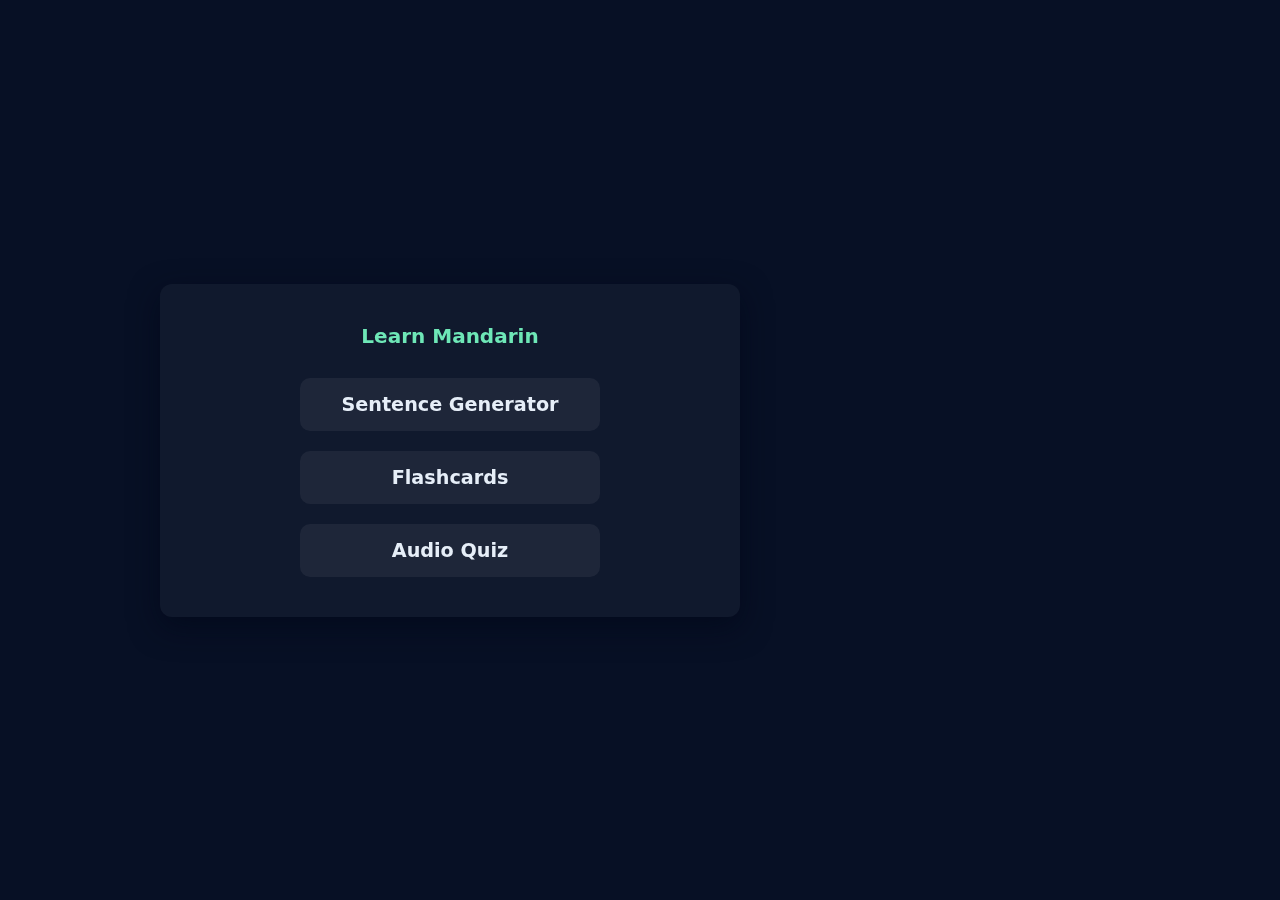
<file: index.html>
<!doctype html>
<html lang="en">
<head>
<meta charset="utf-8" />
<meta name="viewport" content="width=device-width,initial-scale=1" />
<title>Mandarin Learning Hub</title>
<link rel="stylesheet" href="dark_mode.css" />
<link rel="stylesheet" href="styles.css" />
<style>
  .hub-container {
    display: flex;
    flex-direction: column;
    align-items: center;
    justify-content: center;
    padding: 40px 0;
    text-align: center;
  }

  .hub-links {
    display: flex;
    flex-direction: column;
    gap: 20px;
    width: 100%;
    max-width: 300px;
    margin-top: 30px;
  }

  .hub-link {
    display: block;
    text-decoration: none;
    background: var(--card-2); 
    border-radius: 10px;
    padding: 15px;
    box-shadow: 0 4px 10px var(--shadow);
    text-align: center;
    font-size: 1.2rem;
    font-weight: bold;
    color: var(--text-1);
    transition: transform 0.2s, opacity 0.2s;
  }

  .hub-link:hover {
    transform: scale(1.05);
    opacity: 0.9;
  }
</style>
</head>
<body>
  <div class="app">
    <div class="panel hub-container">
      <h1>Learn Mandarin</h1>
      <div class="hub-links">
        <a class="hub-link" href="sentence_generator.html">Sentence Generator</a>
        <a class="hub-link" href="flashcards.html">Flashcards</a>
        <a class="hub-link" href="audio_quiz.html">Audio Quiz</a>
      </div>
    </div>
  </div>
</body>
</html>
</file>
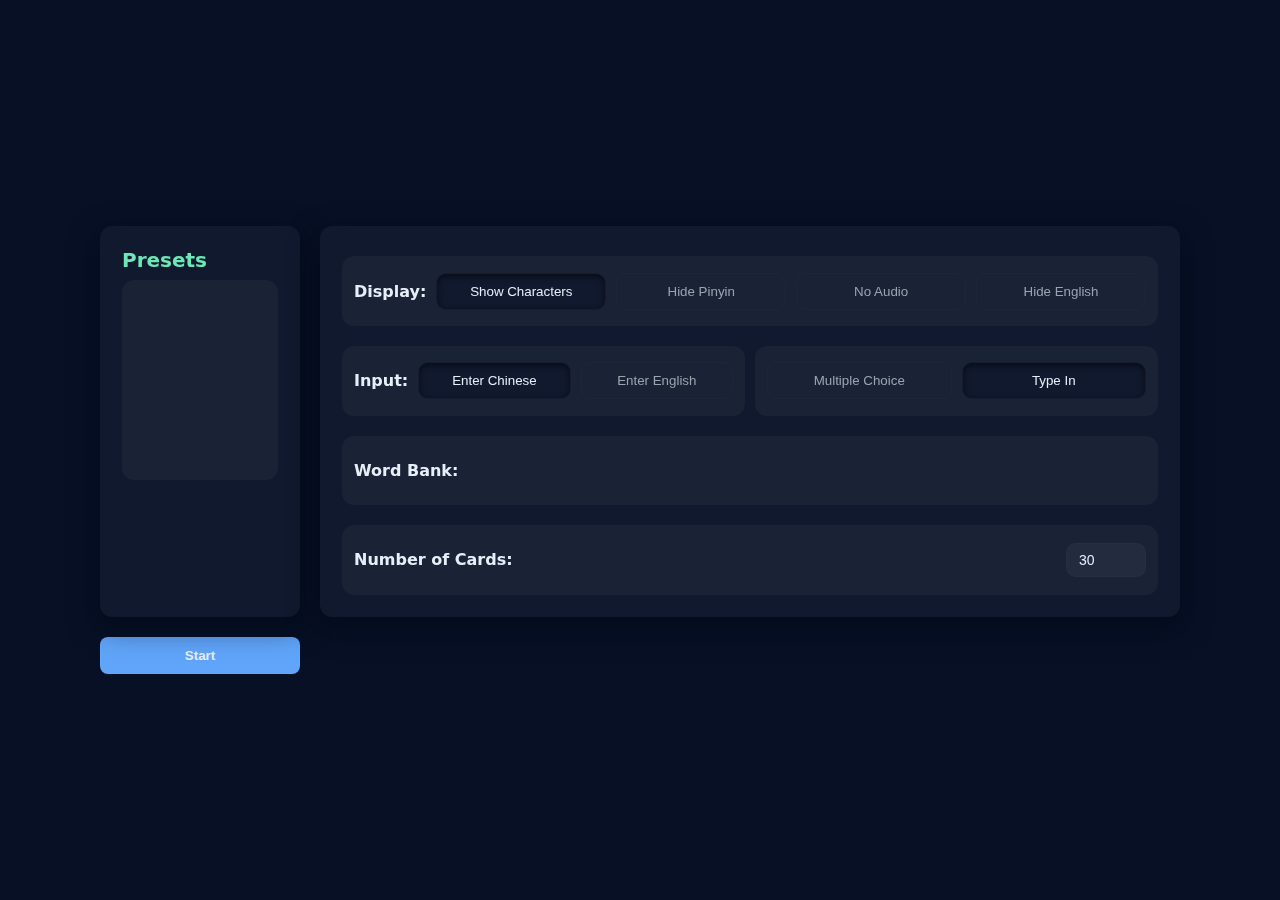
<file: main/index.html>
<!DOCTYPE html>
<html lang="en">
<head>
  <meta charset="UTF-8">
  <title>Flashcards Setup</title>
  <link rel="stylesheet" href="dark_mode.css">
  <link rel="stylesheet" href="styles.css">
</head>
<body>
  <div class="appindex">
    <div class="panel">
      <header>
        <h1>Presets</h1>
      </header>
      <div class = "bigCard"></div>
    </div>
    <div class = "panel side">
      <div class="optionBox">
        <h2>Display:</h2>
          <button class = "optionsBtn selected" id = "displayChar">Show Characters</button>
          <button class = "optionsBtn" id = "displayPinyin">Hide Pinyin</button>
          <button class = "optionsBtn" id = "displayAudio">No Audio</button>
          <button class = "optionsBtn" id = "displayEng">Hide English</button></div>
      <div style = "display:flex;gap:10px;">
      <div class="optionBox left">
        <h2>Input:</h2>
          <button class = "optionsBtn selected" id = "inputChin">Enter Chinese</button>
          <button class = "optionsBtn" id = "inputEng">Enter English</button>
      </div>
      <div class="optionBox right">
          <button class = "optionsBtn" id = "inputType">Multiple Choice</button>
          <button class = "optionsBtn selected" id = "inputMC">Type In</button>
      </div>
      </div>
      <div class="optionBox">
        <h2>Word Bank:</h2>
      </div>
      <div class="optionBox">
        <h2>Number of Cards:</h2>
        <input type="number" id="number" min="5" max="150" value="30">
      </div>
    </div>
      <button class="btn" onclick="goToFlashcards()">Start</button>

  </div>

    <script src="index.js"></script>

</body>
</html>
</file>
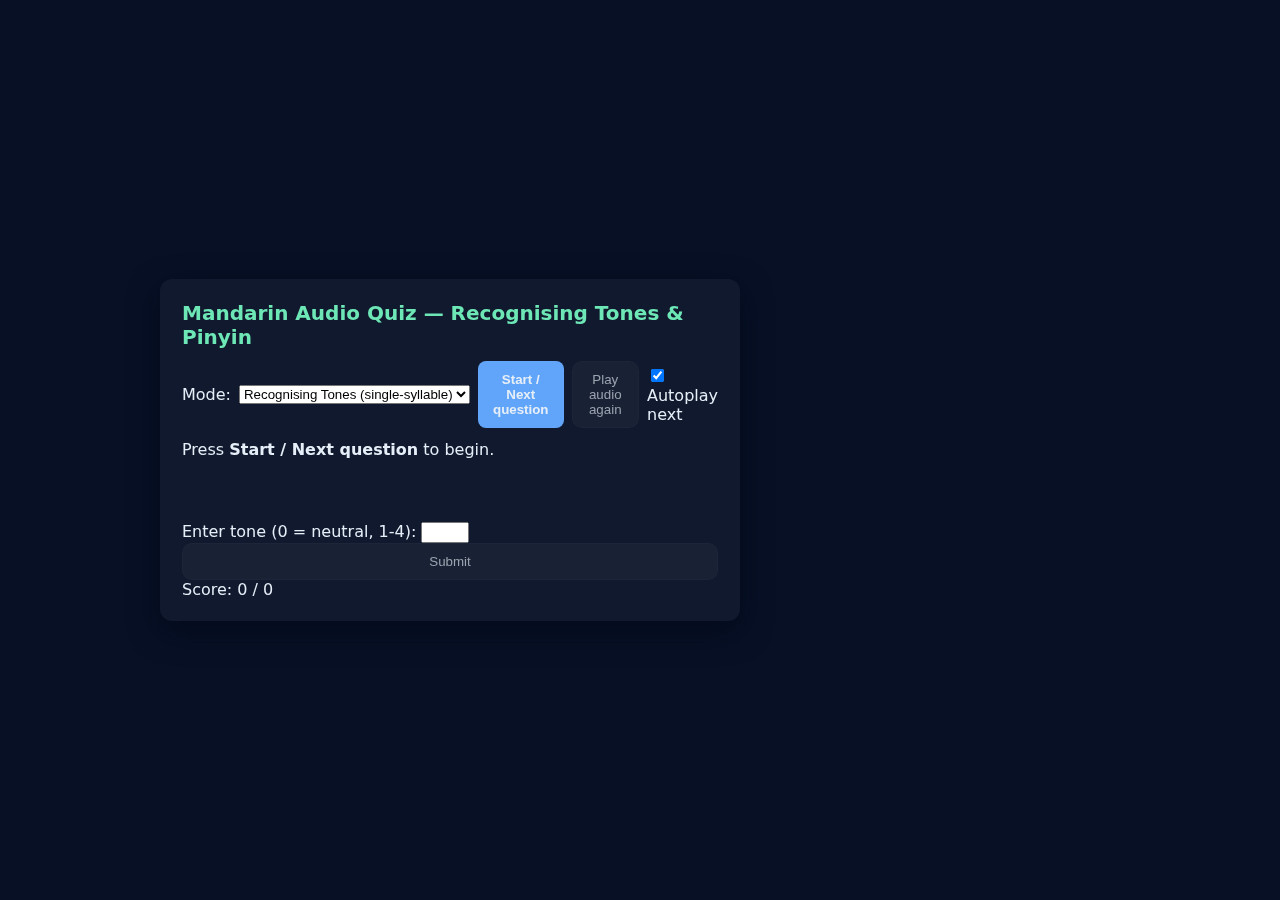
<file: audio_quiz.html>
<!doctype html>
<html lang="en">
<head>
<meta charset="utf-8" />
<meta name="viewport" content="width=device-width,initial-scale=1" />
<title>Mandarin Audio Quiz — Tones & Pinyin (fixed)</title>
<link rel="stylesheet" href="dark_mode.css" />
<link rel="stylesheet" href="styles.css" />
</head>
<body>
  <div class="app">
    <div class="panel">
      <h1>Mandarin Audio Quiz — Recognising Tones & Pinyin</h1>
      <div class="inputRow" style="margin-bottom:12px">
        <label for="mode">Mode:</label>
        <select id="mode" aria-label="Mode select">
          <option value="tones">Recognising Tones (single-syllable)</option>
          <option value="pinyin">Recognising Pinyin</option>
        </select>
        <button id="startBtn" class="btn">Start / Next question</button>
        <button id="playBtn" class="secondary">Play audio again</button>
        <label style="margin-left:auto"><input type="checkbox" id="autoplay" checked /> Autoplay next</label>
      </div>

      <div id="promptArea" style="min-height:72px">
        <div id="prompt" class="muted">Press <strong>Start / Next question</strong> to begin. Only audio will be played; text is hidden until you answer.</div>
      </div>

      <div id="tonesUI" style="display:none;margin-top:10px">
        <label for="toneInput">Enter tone (0 = neutral, 1-4):</label>
        <input id="toneInput" type="number" min="0" max="4" inputmode="numeric" aria-label="tone input" />
        <button id="submitTone" class="secondary">Submit</button>
      </div>

      <div id="pinyinUI" style="display:none;margin-top:10px">
        <label for="pinyinInput">Type pinyin (prefer numbered tones, e.g. <code>ni3 hao3</code>):</label>
        <input id="pinyinInput" type="text" aria-label="pinyin input" placeholder="ni3 hao3" />
        <button id="submitPinyin" class="secondary">Submit</button>
      </div>

      <div class="score small" id="score">Score: 0 / 0</div>
      <div class="answer" id="answer" aria-live="polite"></div>
      <div class="hint small" id="hint"></div>
    </div>
  </div>

<script>
// -------------------------------
// Data (test cases)
// -------------------------------
// This list intentionally contains single-syllable items for tone recognition
// and multi-syllable items for pinyin recognition.
const WORDS = [
  // single-syllable (tone recognition useful)
  { mandarin: '妈', pinyin: 'ma1', tone: 1 },
  { mandarin: '麻', pinyin: 'ma2', tone: 2 },
  { mandarin: '马', pinyin: 'ma3', tone: 3 },
  { mandarin: '骂', pinyin: 'ma4', tone: 4 },
  { mandarin: '吗', pinyin: 'ma0', tone: 0 }, // neutral
  { mandarin: '我', pinyin: 'wo3', tone: 3 },
  { mandarin: '你', pinyin: 'ni3', tone: 3 },
  { mandarin: '是', pinyin: 'shi4', tone: 4 },
  // multi-syllable (pinyin recognition)
  { mandarin: '你好', pinyin: 'ni3 hao3', tone: null },
  { mandarin: '谢谢', pinyin: 'xie4 xie', tone: null },
  { mandarin: '我不懂', pinyin: 'wo3 bu4 dong3', tone: null },
  { mandarin: '多少钱？', pinyin: 'duo1 shao0 qian2', tone: null }
];

// -------------------------------
// State
// -------------------------------
let queue = [];
let current = null;
let correct = 0, total = 0;
let userInteracted = false; // becomes true after first user gesture (click)

// DOM
const modeEl = document.getElementById('mode');
const startBtn = document.getElementById('startBtn');
const playBtn = document.getElementById('playBtn');
const autoplayEl = document.getElementById('autoplay');
const promptEl = document.getElementById('prompt');
const tonesUI = document.getElementById('tonesUI');
const pinyinUI = document.getElementById('pinyinUI');
const toneInput = document.getElementById('toneInput');
const pinyinInput = document.getElementById('pinyinInput');
const submitTone = document.getElementById('submitTone');
const submitPinyin = document.getElementById('submitPinyin');
const scoreEl = document.getElementById('score');
const answerEl = document.getElementById('answer');
const hintEl = document.getElementById('hint');

// -------------------------------
// Utilities
// -------------------------------
function shuffle(a){ for(let i=a.length-1;i>0;i--){ const j=Math.floor(Math.random()*(i+1)); [a[i],a[j]]=[a[j],a[i]] } }
function countSyllables(pinyin){ if(!pinyin) return 0; return pinyin.trim().split(/\s+/).filter(Boolean).length; }
function normalizePinyinForCompare(s){ // lowercase, normalize whitespace
  return (s||'').toLowerCase().replace(/[^a-z0-9\s]/g,'').replace(/\s+/g,' ').trim();
}
function stripToneNumbers(s){ return (s||'').replace(/[0-5]/g,'').replace(/\s+/g,' ').trim().toLowerCase(); }

// -------------------------------
// Speech (Web Speech API) with fallback to WebAudio beep
// -------------------------------
function speakMandarin(text){
  return new Promise((resolve,reject)=>{
    if(!text){ resolve(); return; }
    // prefer SpeechSynthesis
    const synth = window.speechSynthesis;
    if(synth){
      const utter = new SpeechSynthesisUtterance(text);
      utter.lang = 'zh-CN';
      // try to pick a Chinese voice if available
      const voices = synth.getVoices();
      const zh = voices.find(v=>v.lang && v.lang.toLowerCase().startsWith('zh')) || voices.find(v=>/chinese|zh/i.test(v.name));
      if(zh) utter.voice = zh;
      utter.onend = () => resolve();
      utter.onerror = (e) => {
        console.warn('SpeechSynthesis error', e);
        // fallback to beep
        fallbackBeep().then(resolve).catch(reject);
      };
      try{
        synth.cancel(); // cancel queued utterances to make replay responsive
        synth.speak(utter);
      }catch(err){
        console.warn('speak failed',err);
        fallbackBeep().then(resolve).catch(reject);
      }
    } else {
      // no speechSynthesis support -> fallback
      fallbackBeep().then(resolve).catch(reject);
    }
  });
}

function fallbackBeep(){
  return new Promise((resolve)=>{
    try{
      const ctx = new (window.AudioContext || window.webkitAudioContext)();
      const o = ctx.createOscillator();
      const g = ctx.createGain();
      o.type = 'sine'; o.frequency.value = 600;
      o.connect(g); g.connect(ctx.destination);
      g.gain.setValueAtTime(0.0001, ctx.currentTime);
      g.gain.exponentialRampToValueAtTime(0.1, ctx.currentTime + 0.01);
      o.start();
      g.gain.exponentialRampToValueAtTime(0.0001, ctx.currentTime + 0.35);
      setTimeout(()=>{ o.stop(); ctx.close(); resolve(); }, 400);
    }catch(e){ console.warn('beep failed',e); resolve(); }
  });
}

// -------------------------------
// Queue building
// -------------------------------
function buildQueue(){
  const mode = modeEl.value;
  if(mode === 'tones'){
    // only single-syllable words
    queue = WORDS.filter(w => countSyllables(w.pinyin) === 1 && typeof w.tone === 'number');
  } else {
    queue = WORDS.slice();
  }
  shuffle(queue);
}

// -------------------------------
// Flow control: present question, check answer, advance
// -------------------------------
async function presentNext(){
  if(queue.length === 0){ promptEl.innerHTML = '<span class="muted">No items in queue for this mode.</span>'; current=null; return; }
  current = queue.shift();
  answerEl.textContent = '';
  hintEl.textContent = '';
  // show minimal prompt (hidden text), only audio played
  promptEl.innerHTML = '<div class="muted">Listen and answer — only audio will be provided.</div>';
  // clear inputs
  toneInput.value = '';
  pinyinInput.value = '';
  // attempt to play audio if user has interacted (browser autoplay rules)
  try{
    if(userInteracted){
      await speakMandarin(current.mandarin);
    } else {
      // do not auto-play before user gesture; user can press Play
    }
  }catch(e){ console.warn('Audio play error', e); }
}

// user explicitly pressed Play
async function handlePlay(){
  userInteracted = true;
  if(!current){ await presentNext(); return; }
  try{ await speakMandarin(current.mandarin); }catch(e){ console.warn('play failed',e); }
}

// submit handlers
function checkToneSubmission(){
  if(!current){ return; }
  const raw = toneInput.value;
  const guess = parseInt(raw,10);
  total += 1;
  let isCorrect = false;
  if(!Number.isNaN(guess) && current.tone !== null && guess === current.tone){ isCorrect = true; correct += 1; }
  // reveal answer
  if(isCorrect){ answerEl.textContent = `Correct — ${current.mandarin} (${current.pinyin})`; }
  else { answerEl.textContent = `Wrong — correct: ${current.tone} — ${current.mandarin} (${current.pinyin})`; }
  updateScore();
  // advance after short delay
  scheduleNextIfAny();
}

function checkPinyinSubmission(){
  if(!current){ return; }
  const raw = pinyinInput.value.trim();
  total += 1;
  const expected = current.pinyin || '';
  const normRaw = normalizePinyinForCompare(raw);
  const normExpected = normalizePinyinForCompare(expected);
  let isCorrect = false;
  if(normRaw === normExpected && normRaw.length>0) {
    isCorrect = true; correct += 1;
  }
  // partial: base letters equal but tone numbers missing/different
  const baseRaw = stripToneNumbers(raw);
  const baseExpected = stripToneNumbers(expected);
  if(isCorrect){
    answerEl.textContent = `Correct — ${current.mandarin} (${current.pinyin})`;
  } else if(baseRaw === baseExpected && baseRaw.length>0){
    answerEl.textContent = `Close — tones differ or missing. Correct: ${current.pinyin} — ${current.mandarin}`;
  } else {
    answerEl.textContent = `Wrong — correct: ${current.pinyin} — ${current.mandarin}`;
  }
  updateScore();
  scheduleNextIfAny();
}

function scheduleNextIfAny(){
  const autoplay = autoplayEl.checked;
  // if autoplay is enabled, present next after a short delay so user can see the answer
  if(autoplay){ setTimeout(()=>{ presentNext().then(()=>{ if(userInteracted) speakMandarin(current.mandarin).catch(()=>{}); }); }, 1100); }
  else { current = null; promptEl.innerHTML = '<div class="muted">Press "Start / Next question" when ready.</div>'; }
}

function updateScore(){ scoreEl.textContent = `Score: ${correct} / ${total}`; }

// -------------------------------
// Event wiring
// -------------------------------
startBtn.addEventListener('click', async ()=>{
  userInteracted = true;
  buildQueue();
  await presentNext();
  // if autoplay and user clicked start, play immediately
  if(autoplayEl.checked) speakMandarin(current.mandarin).catch(()=>{});
});

playBtn.addEventListener('click', ()=>{ handlePlay(); });

modeEl.addEventListener('change', ()=>{
  // show correct UI
  if(modeEl.value === 'tones'){
    tonesUI.style.display = 'block'; pinyinUI.style.display = 'none';
  } else { tonesUI.style.display = 'none'; pinyinUI.style.display = 'block'; }
  // rebuild queue but do not start until user clicks Start
  buildQueue();
  current = null; promptEl.innerHTML = '<div class="muted">Press <strong>Start / Next question</strong> to begin.</div>';
});

submitTone.addEventListener('click', checkToneSubmission);
toneInput.addEventListener('keydown', (e)=>{ if(e.key === 'Enter'){ e.preventDefault(); checkToneSubmission(); }});

submitPinyin.addEventListener('click', checkPinyinSubmission);
pinyinInput.addEventListener('keydown', (e)=>{ if(e.key === 'Enter'){ e.preventDefault(); checkPinyinSubmission(); }});

// load voices on some browsers
if(window.speechSynthesis){ window.speechSynthesis.onvoiceschanged = ()=>{ /* allow getVoices to populate */ }; }

// initial UI state
modeEl.dispatchEvent(new Event('change'));
updateScore();

// Debug: expose internals in console for developer testing
window.__MANDARIN_QUIZ = {WORDS, buildQueue, presentNext};
</script>
</body>
</html>
</file>
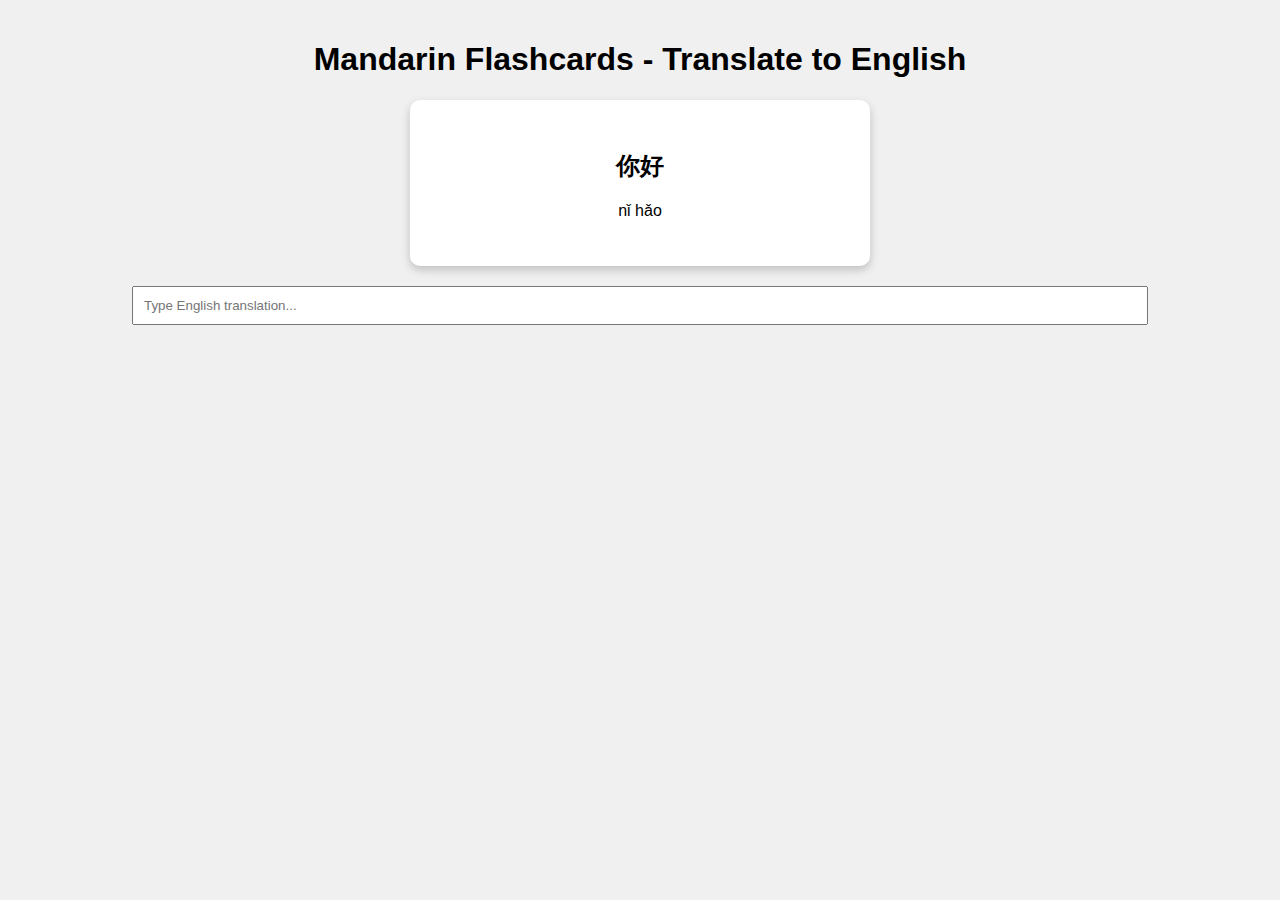
<file: flashcards.html>
<!DOCTYPE html>
<html lang="en">
<head>
<meta charset="UTF-8">
<title>Mandarin Flashcards</title>
<style>
  body { font-family: Arial, sans-serif; background-color: #f0f0f0; display: flex; flex-direction: column; align-items: center; margin: 0; padding: 20px; }
  .flashcard { background: white; border-radius: 10px; padding: 30px; width: 400px; box-shadow: 0 4px 10px rgba(0,0,0,0.2); text-align: center; transition: transform 0.5s; }
  .hidden { display: none; }
  .examples { margin-top: 20px; text-align: left; }
  .options { margin-top: 10px; }
  .option { background: #e0e0e0; padding: 5px 10px; margin: 5px; border-radius: 5px; display: inline-block; cursor: pointer; }
  input { margin-top: 20px; padding: 10px; width: 80%; }
</style>
</head>
<body>
<h1>Mandarin Flashcards - Translate to English</h1>
<div class="flashcard" id="flashcard"></div>
<input type="text" id="answerInput" placeholder="Type English translation..." />
<div class="examples hidden" id="examples"></div>

<script>
const flashcards = [
  {
    characters: "你好",
    pinyin: "nǐ hǎo",
    english: "hello",
    examples: ["你好！欢迎光临。 - Hello! Welcome.", "你好吗？ - How are you?"],
    options: ["hello", "goodbye", "thank you", "please"]
  },
  {
    characters: "谢谢",
    pinyin: "xiè xie",
    english: "thank you",
    examples: ["谢谢你的帮助。 - Thank you for your help.", "谢谢大家！ - Thanks everyone!"],
    options: ["thank you", "sorry", "good night", "yes"]
  }
];

let currentIndex = 0;
let showingBack = false;

function renderCard() {
  const card = flashcards[currentIndex];
  document.getElementById('flashcard').innerHTML = showingBack
    ? `<h2>${card.english}</h2>`
    : `<h2>${card.characters}</h2><p>${card.pinyin}</p>`;

  if (showingBack) {
    const exDiv = document.getElementById('examples');
    exDiv.innerHTML = `<h3>Examples:</h3>` + card.examples.map(e => `<p>${e}</p>`).join('') +
      `<div class='options'>${card.options.map(o => `<span class='option'>${o}</span>`).join('')}</div>`;
    exDiv.classList.remove('hidden');
  } else {
    document.getElementById('examples').classList.add('hidden');
  }
}

document.getElementById('answerInput').addEventListener('keydown', function(e) {
  if (e.key === 'Enter') {
    if (!showingBack) {
      showingBack = true;
      renderCard();
    } else {
      showingBack = false;
      this.value = '';
      currentIndex = (currentIndex + 1) % flashcards.length;
      renderCard();
    }
  }
});

renderCard();
</script>
</body>
</html>
</file>
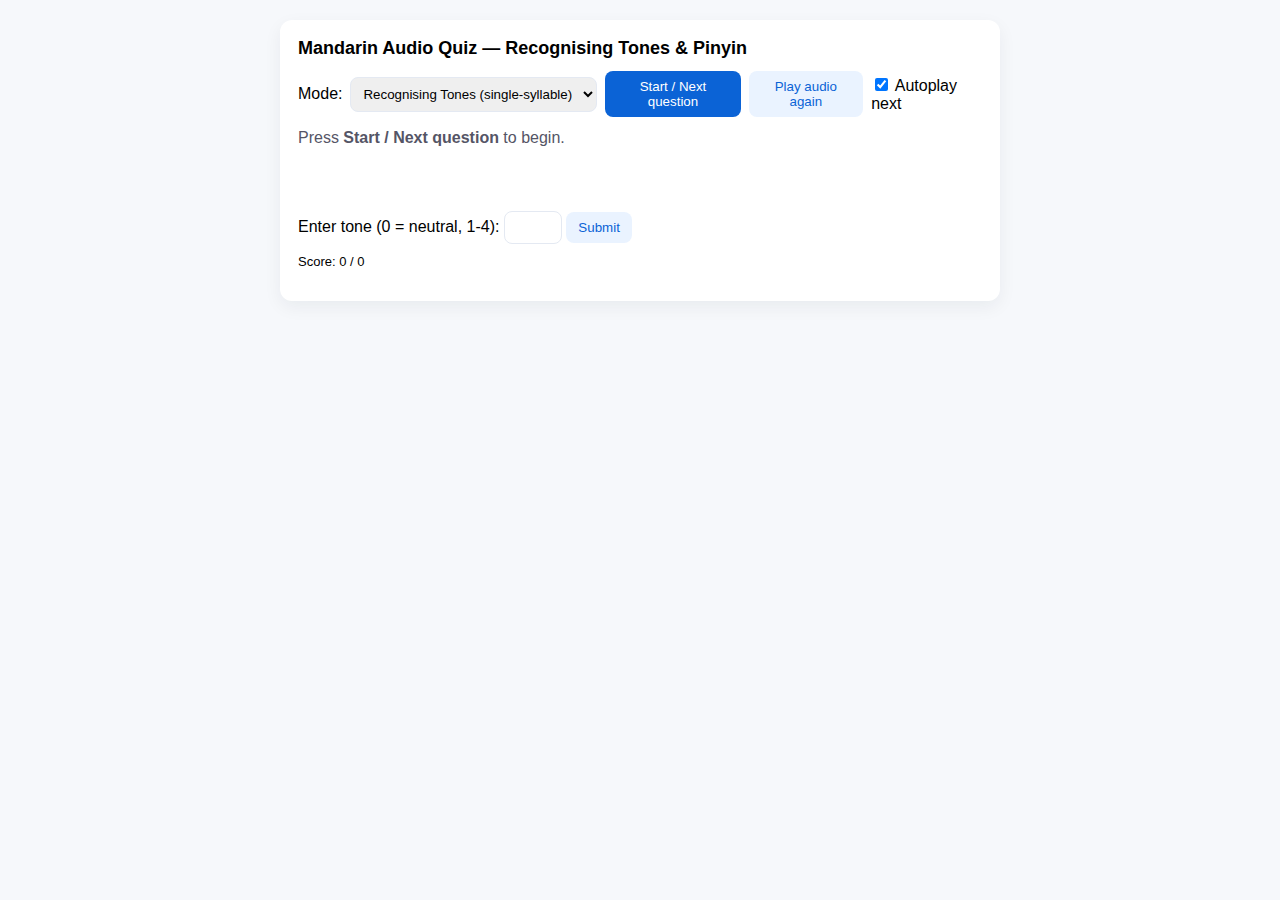
<file: mandarin_audio_quiz.html>
<!doctype html>
<html lang="en">
<head>
<meta charset="utf-8" />
<meta name="viewport" content="width=device-width,initial-scale=1" />
<title>Mandarin Audio Quiz — Tones & Pinyin (fixed)</title>
<style>
  :root{--bg:#f6f8fb;--card:#fff;--muted:#556;--accent:#0b63d6}
  body{font-family:Inter,Segoe UI,Roboto,Arial,sans-serif;background:var(--bg);margin:0;padding:20px}
  .wrap{max-width:720px;margin:0 auto}
  .card{background:var(--card);padding:18px;border-radius:12px;box-shadow:0 6px 18px rgba(20,30,50,0.06)}
  h1{margin:0 0 12px 0;font-size:18px}
  .row{display:flex;gap:8px;align-items:center}
  select,input{padding:8px;border-radius:8px;border:1px solid #e4e9f2}
  button{padding:8px 12px;border-radius:8px;border:0;cursor:pointer}
  .primary{background:var(--accent);color:white}
  .secondary{background:#eaf3ff;color:var(--accent)}
  .muted{color:var(--muted)}
  .score{margin-top:10px}
  .answer{margin-top:14px;font-weight:600}
  .small{font-size:13px}
  .hint{color:#666;margin-top:8px}
</style>
</head>
<body>
  <div class="wrap">
    <div class="card">
      <h1>Mandarin Audio Quiz — Recognising Tones & Pinyin</h1>
      <div class="row" style="margin-bottom:12px">
        <label for="mode">Mode:</label>
        <select id="mode" aria-label="Mode select">
          <option value="tones">Recognising Tones (single-syllable)</option>
          <option value="pinyin">Recognising Pinyin</option>
        </select>
        <button id="startBtn" class="primary">Start / Next question</button>
        <button id="playBtn" class="secondary">Play audio again</button>
        <label style="margin-left:auto"><input type="checkbox" id="autoplay" checked /> Autoplay next</label>
      </div>

      <div id="promptArea" style="min-height:72px">
        <div id="prompt" class="muted">Press <strong>Start / Next question</strong> to begin. Only audio will be played; text is hidden until you answer.</div>
      </div>

      <div id="tonesUI" style="display:none;margin-top:10px">
        <label for="toneInput">Enter tone (0 = neutral, 1-4):</label>
        <input id="toneInput" type="number" min="0" max="4" inputmode="numeric" aria-label="tone input" />
        <button id="submitTone" class="secondary">Submit</button>
      </div>

      <div id="pinyinUI" style="display:none;margin-top:10px">
        <label for="pinyinInput">Type pinyin (prefer numbered tones, e.g. <code>ni3 hao3</code>):</label>
        <input id="pinyinInput" type="text" aria-label="pinyin input" placeholder="ni3 hao3" />
        <button id="submitPinyin" class="secondary">Submit</button>
      </div>

      <div class="score small" id="score">Score: 0 / 0</div>
      <div class="answer" id="answer" aria-live="polite"></div>
      <div class="hint small" id="hint"></div>
    </div>
  </div>

<script>
// -------------------------------
// Data (test cases)
// -------------------------------
// This list intentionally contains single-syllable items for tone recognition
// and multi-syllable items for pinyin recognition.
const WORDS = [
  // single-syllable (tone recognition useful)
  { mandarin: '妈', pinyin: 'ma1', tone: 1 },
  { mandarin: '麻', pinyin: 'ma2', tone: 2 },
  { mandarin: '马', pinyin: 'ma3', tone: 3 },
  { mandarin: '骂', pinyin: 'ma4', tone: 4 },
  { mandarin: '吗', pinyin: 'ma0', tone: 0 }, // neutral
  { mandarin: '我', pinyin: 'wo3', tone: 3 },
  { mandarin: '你', pinyin: 'ni3', tone: 3 },
  { mandarin: '是', pinyin: 'shi4', tone: 4 },
  // multi-syllable (pinyin recognition)
  { mandarin: '你好', pinyin: 'ni3 hao3', tone: null },
  { mandarin: '谢谢', pinyin: 'xie4 xie', tone: null },
  { mandarin: '我不懂', pinyin: 'wo3 bu4 dong3', tone: null },
  { mandarin: '多少钱？', pinyin: 'duo1 shao0 qian2', tone: null }
];

// -------------------------------
// State
// -------------------------------
let queue = [];
let current = null;
let correct = 0, total = 0;
let userInteracted = false; // becomes true after first user gesture (click)

// DOM
const modeEl = document.getElementById('mode');
const startBtn = document.getElementById('startBtn');
const playBtn = document.getElementById('playBtn');
const autoplayEl = document.getElementById('autoplay');
const promptEl = document.getElementById('prompt');
const tonesUI = document.getElementById('tonesUI');
const pinyinUI = document.getElementById('pinyinUI');
const toneInput = document.getElementById('toneInput');
const pinyinInput = document.getElementById('pinyinInput');
const submitTone = document.getElementById('submitTone');
const submitPinyin = document.getElementById('submitPinyin');
const scoreEl = document.getElementById('score');
const answerEl = document.getElementById('answer');
const hintEl = document.getElementById('hint');

// -------------------------------
// Utilities
// -------------------------------
function shuffle(a){ for(let i=a.length-1;i>0;i--){ const j=Math.floor(Math.random()*(i+1)); [a[i],a[j]]=[a[j],a[i]] } }
function countSyllables(pinyin){ if(!pinyin) return 0; return pinyin.trim().split(/\s+/).filter(Boolean).length; }
function normalizePinyinForCompare(s){ // lowercase, normalize whitespace
  return (s||'').toLowerCase().replace(/[^a-z0-9\s]/g,'').replace(/\s+/g,' ').trim();
}
function stripToneNumbers(s){ return (s||'').replace(/[0-5]/g,'').replace(/\s+/g,' ').trim().toLowerCase(); }

// -------------------------------
// Speech (Web Speech API) with fallback to WebAudio beep
// -------------------------------
function speakMandarin(text){
  return new Promise((resolve,reject)=>{
    if(!text){ resolve(); return; }
    // prefer SpeechSynthesis
    const synth = window.speechSynthesis;
    if(synth){
      const utter = new SpeechSynthesisUtterance(text);
      utter.lang = 'zh-CN';
      // try to pick a Chinese voice if available
      const voices = synth.getVoices();
      const zh = voices.find(v=>v.lang && v.lang.toLowerCase().startsWith('zh')) || voices.find(v=>/chinese|zh/i.test(v.name));
      if(zh) utter.voice = zh;
      utter.onend = () => resolve();
      utter.onerror = (e) => {
        console.warn('SpeechSynthesis error', e);
        // fallback to beep
        fallbackBeep().then(resolve).catch(reject);
      };
      try{
        synth.cancel(); // cancel queued utterances to make replay responsive
        synth.speak(utter);
      }catch(err){
        console.warn('speak failed',err);
        fallbackBeep().then(resolve).catch(reject);
      }
    } else {
      // no speechSynthesis support -> fallback
      fallbackBeep().then(resolve).catch(reject);
    }
  });
}

function fallbackBeep(){
  return new Promise((resolve)=>{
    try{
      const ctx = new (window.AudioContext || window.webkitAudioContext)();
      const o = ctx.createOscillator();
      const g = ctx.createGain();
      o.type = 'sine'; o.frequency.value = 600;
      o.connect(g); g.connect(ctx.destination);
      g.gain.setValueAtTime(0.0001, ctx.currentTime);
      g.gain.exponentialRampToValueAtTime(0.1, ctx.currentTime + 0.01);
      o.start();
      g.gain.exponentialRampToValueAtTime(0.0001, ctx.currentTime + 0.35);
      setTimeout(()=>{ o.stop(); ctx.close(); resolve(); }, 400);
    }catch(e){ console.warn('beep failed',e); resolve(); }
  });
}

// -------------------------------
// Queue building
// -------------------------------
function buildQueue(){
  const mode = modeEl.value;
  if(mode === 'tones'){
    // only single-syllable words
    queue = WORDS.filter(w => countSyllables(w.pinyin) === 1 && typeof w.tone === 'number');
  } else {
    queue = WORDS.slice();
  }
  shuffle(queue);
}

// -------------------------------
// Flow control: present question, check answer, advance
// -------------------------------
async function presentNext(){
  if(queue.length === 0){ promptEl.innerHTML = '<span class="muted">No items in queue for this mode.</span>'; current=null; return; }
  current = queue.shift();
  answerEl.textContent = '';
  hintEl.textContent = '';
  // show minimal prompt (hidden text), only audio played
  promptEl.innerHTML = '<div class="muted">Listen and answer — only audio will be provided.</div>';
  // clear inputs
  toneInput.value = '';
  pinyinInput.value = '';
  // attempt to play audio if user has interacted (browser autoplay rules)
  try{
    if(userInteracted){
      await speakMandarin(current.mandarin);
    } else {
      // do not auto-play before user gesture; user can press Play
    }
  }catch(e){ console.warn('Audio play error', e); }
}

// user explicitly pressed Play
async function handlePlay(){
  userInteracted = true;
  if(!current){ await presentNext(); return; }
  try{ await speakMandarin(current.mandarin); }catch(e){ console.warn('play failed',e); }
}

// submit handlers
function checkToneSubmission(){
  if(!current){ return; }
  const raw = toneInput.value;
  const guess = parseInt(raw,10);
  total += 1;
  let isCorrect = false;
  if(!Number.isNaN(guess) && current.tone !== null && guess === current.tone){ isCorrect = true; correct += 1; }
  // reveal answer
  if(isCorrect){ answerEl.textContent = `Correct — ${current.mandarin} (${current.pinyin})`; }
  else { answerEl.textContent = `Wrong — correct: ${current.tone} — ${current.mandarin} (${current.pinyin})`; }
  updateScore();
  // advance after short delay
  scheduleNextIfAny();
}

function checkPinyinSubmission(){
  if(!current){ return; }
  const raw = pinyinInput.value.trim();
  total += 1;
  const expected = current.pinyin || '';
  const normRaw = normalizePinyinForCompare(raw);
  const normExpected = normalizePinyinForCompare(expected);
  let isCorrect = false;
  if(normRaw === normExpected && normRaw.length>0) {
    isCorrect = true; correct += 1;
  }
  // partial: base letters equal but tone numbers missing/different
  const baseRaw = stripToneNumbers(raw);
  const baseExpected = stripToneNumbers(expected);
  if(isCorrect){
    answerEl.textContent = `Correct — ${current.mandarin} (${current.pinyin})`;
  } else if(baseRaw === baseExpected && baseRaw.length>0){
    answerEl.textContent = `Close — tones differ or missing. Correct: ${current.pinyin} — ${current.mandarin}`;
  } else {
    answerEl.textContent = `Wrong — correct: ${current.pinyin} — ${current.mandarin}`;
  }
  updateScore();
  scheduleNextIfAny();
}

function scheduleNextIfAny(){
  const autoplay = autoplayEl.checked;
  // if autoplay is enabled, present next after a short delay so user can see the answer
  if(autoplay){ setTimeout(()=>{ presentNext().then(()=>{ if(userInteracted) speakMandarin(current.mandarin).catch(()=>{}); }); }, 1100); }
  else { current = null; promptEl.innerHTML = '<div class="muted">Press "Start / Next question" when ready.</div>'; }
}

function updateScore(){ scoreEl.textContent = `Score: ${correct} / ${total}`; }

// -------------------------------
// Event wiring
// -------------------------------
startBtn.addEventListener('click', async ()=>{
  userInteracted = true;
  buildQueue();
  await presentNext();
  // if autoplay and user clicked start, play immediately
  if(autoplayEl.checked) speakMandarin(current.mandarin).catch(()=>{});
});

playBtn.addEventListener('click', ()=>{ handlePlay(); });

modeEl.addEventListener('change', ()=>{
  // show correct UI
  if(modeEl.value === 'tones'){
    tonesUI.style.display = 'block'; pinyinUI.style.display = 'none';
  } else { tonesUI.style.display = 'none'; pinyinUI.style.display = 'block'; }
  // rebuild queue but do not start until user clicks Start
  buildQueue();
  current = null; promptEl.innerHTML = '<div class="muted">Press <strong>Start / Next question</strong> to begin.</div>';
});

submitTone.addEventListener('click', checkToneSubmission);
toneInput.addEventListener('keydown', (e)=>{ if(e.key === 'Enter'){ e.preventDefault(); checkToneSubmission(); }});

submitPinyin.addEventListener('click', checkPinyinSubmission);
pinyinInput.addEventListener('keydown', (e)=>{ if(e.key === 'Enter'){ e.preventDefault(); checkPinyinSubmission(); }});

// load voices on some browsers
if(window.speechSynthesis){ window.speechSynthesis.onvoiceschanged = ()=>{ /* allow getVoices to populate */ }; }

// initial UI state
modeEl.dispatchEvent(new Event('change'));
updateScore();

// Debug: expose internals in console for developer testing
window.__MANDARIN_QUIZ = {WORDS, buildQueue, presentNext};
</script>
</body>
</html>
</file>
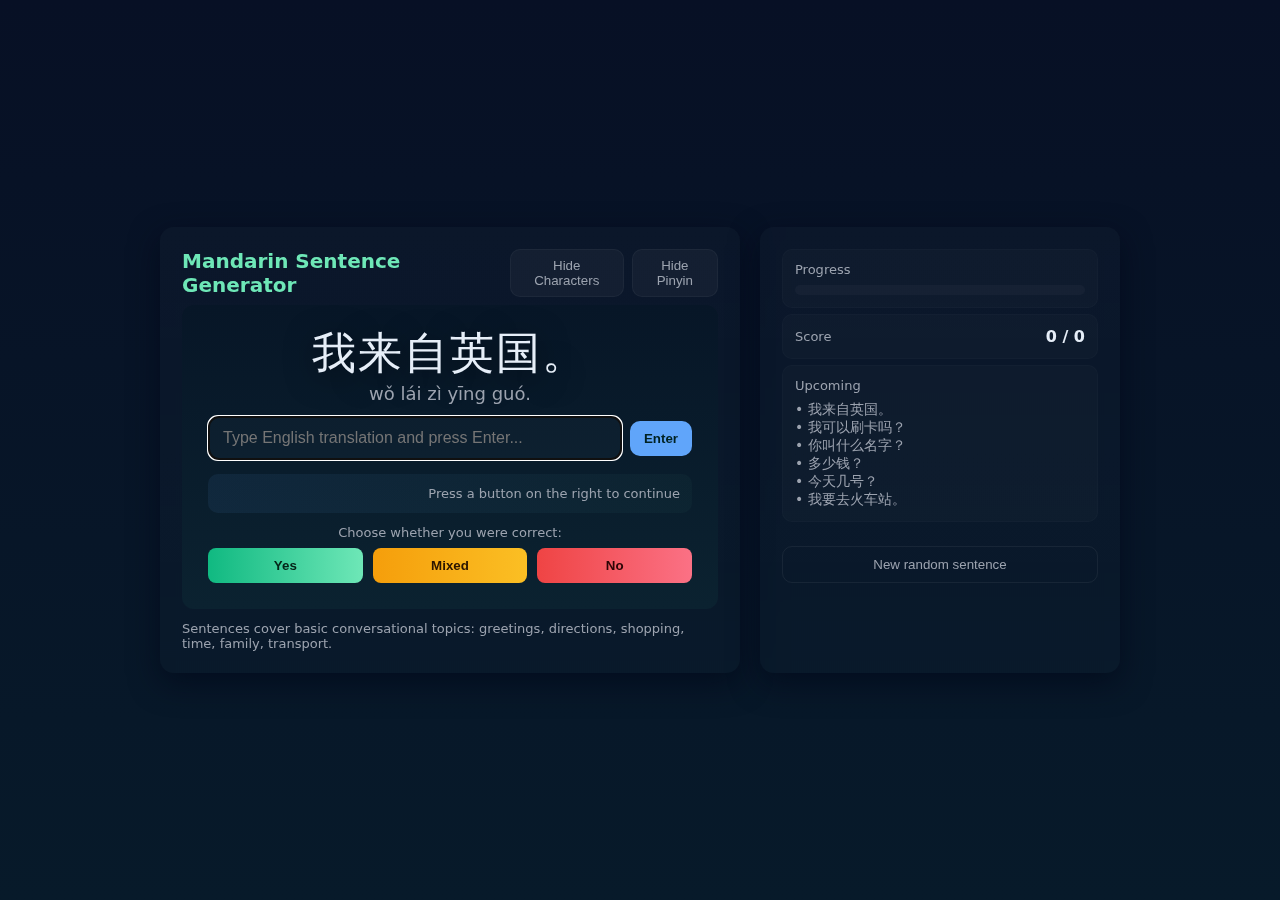
<file: mandarin_sentence_generator.html>
<!doctype html>
<html lang="en">
<head>
<meta charset="utf-8" />
<meta name="viewport" content="width=device-width,initial-scale=1" />
<title>Mandarin Sentence Generator — Practice Translation</title>
<style>
  :root{
    --bg:#0f1724; --card:#0b1220; --accent:#6ee7b7; --accent-2:#60a5fa; --muted:#9ca3af; --glass:rgba(255,255,255,0.04);
    --radius:14px; --shadow:0 10px 30px rgba(2,6,23,0.6);
  }
  *{box-sizing:border-box}
  body{margin:0;font-family:Inter,ui-sans-serif,system-ui,-apple-system,'Segoe UI',Roboto,'Helvetica Neue',Arial;color:#e6eef8;background:linear-gradient(180deg,#071025 0%, #071a2a 100%);min-height:100vh;display:flex;align-items:center;justify-content:center;padding:28px}
  .app{width:960px;max-width:96%;display:grid;grid-template-columns:1fr 360px;gap:20px}
  .panel{background:linear-gradient(180deg,rgba(255,255,255,0.02),rgba(255,255,255,0.01));padding:22px;border-radius:var(--radius);box-shadow:var(--shadow);backdrop-filter:blur(6px)}
  header{display:flex;align-items:center;justify-content:space-between;margin-bottom:8px}
  h1{font-size:20px;margin:0;color:var(--accent)}
  .controls{display:flex;gap:8px;align-items:center}
  .toggle{background:var(--glass);border:1px solid rgba(255,255,255,0.04);padding:8px 10px;border-radius:10px;color:var(--muted);cursor:pointer}
  .bigCard{background:linear-gradient(180deg,#071627, #0b2230);padding:26px;border-radius:12px;min-height:200px;display:flex;flex-direction:column;align-items:center;justify-content:center;position:relative}
  .sentenceChars{font-size:44px;line-height:1;margin:0 0 8px 0;letter-spacing:2px;text-shadow:0 6px 30px rgba(0,0,0,0.6)}
  .sentencePinyin{font-size:18px;color:var(--muted);margin-bottom:12px}
  .inputRow{display:flex;gap:8px;width:100%;align-items:center;margin-top:12px}
  input[type=text]{flex:1;padding:12px 14px;border-radius:10px;border:1px solid rgba(255,255,255,0.06);background:rgba(255,255,255,0.02);color:white;font-size:16px}
  button.btn{padding:10px 14px;border-radius:10px;border:0;background:var(--accent-2);color:#022;cursor:pointer;font-weight:600}
  button.secondary{background:transparent;border:1px solid rgba(255,255,255,0.06);color:var(--muted)}
  .reveal{margin-top:14px;padding:12px;border-radius:10px;background:linear-gradient(90deg, rgba(96,165,250,0.08), rgba(110,231,183,0.03));width:100%;color:var(--accent-2);display:flex;justify-content:space-between;align-items:center}
  .exampleList{margin-top:12px;color:var(--muted);font-size:14px}
  .side{display:flex;flex-direction:column;gap:12px}
  .stats{display:flex;flex-direction:column;gap:6px}
  .statItem{background:rgba(255,255,255,0.02);padding:12px;border-radius:10px;border:1px solid rgba(255,255,255,0.02)}
  .buttonsRow{display:flex;gap:10px;align-items:center;margin-top:8px}
  .choice{flex:1;padding:10px;border-radius:8px;border:0;cursor:pointer;font-weight:700}
  .yes{background:linear-gradient(90deg,#10b981,#6ee7b7);color:#042417}
  .mixed{background:linear-gradient(90deg,#f59e0b,#fbbf24);color:#2b1500}
  .no{background:linear-gradient(90deg,#ef4444,#fb7185);color:#2b0505}
  footer.small{font-size:13px;color:var(--muted);margin-top:12px}

  /* animations */
  .fadeIn{animation:fadeIn 420ms ease-out}
  @keyframes fadeIn{from{opacity:0;transform:translateY(6px)}to{opacity:1;transform:none}}
  .pop{animation:pop 320ms cubic-bezier(.2,.9,.3,1)}
  @keyframes pop{0%{transform:scale(.96)}50%{transform:scale(1.02)}100%{transform:none}}
  .glow{box-shadow:0 8px 30px rgba(99,102,241,0.12),0 2px 8px rgba(96,165,250,0.06)}

  /* responsive */
  @media (max-width:920px){ .app{grid-template-columns:1fr} .side{order:2} }
</style>
</head>
<body>
  <div class="app">
    <div class="panel">
      <header>
        <h1>Mandarin Sentence Generator</h1>
        <div class="controls">
          <button id="toggleChars" class="toggle">Hide Characters</button>
          <button id="togglePinyin" class="toggle">Hide Pinyin</button>
        </div>
      </header>

      <div class="bigCard pop" id="cardArea">
        <div id="sentenceWrap" style="width:100%;max-width:720px;text-align:center">
          <div id="chars" class="sentenceChars fadeIn">你好</div>
          <div id="pinyin" class="sentencePinyin fadeIn">nǐ hǎo</div>
          <div class="inputRow" style="margin-top:8px">
            <input id="translationInput" type="text" placeholder="Type English translation and press Enter..." autocomplete="off" />
            <button id="enterBtn" class="btn">Enter</button>
          </div>

          <div id="revealArea" class="hidden">
            <div class="reveal">
              <div id="correctTranslation">Correct translation</div>
              <div id="revealInfo" style="font-size:13px;color:var(--muted)">Press a button on the right to continue</div>
            </div>
            <div class="exampleList" id="exampleList"></div>
            <div style="margin-top:10px;color:var(--muted);font-size:13px">Choose whether you were correct:</div>
            <div class="buttonsRow">
              <button class="choice yes" id="btnYes">Yes</button>
              <button class="choice mixed" id="btnMixed">Mixed</button>
              <button class="choice no" id="btnNo">No</button>
            </div>
          </div>
        </div>
      </div>

      <footer class="small">Sentences cover basic conversational topics: greetings, directions, shopping, time, family, transport.</footer>
    </div>

    <div class="panel side">
      <div class="stats">
        <div class="statItem">
          <div style="font-size:13px;color:var(--muted)">Progress</div>
          <div id="progressBar" style="height:10px;background:rgba(255,255,255,0.03);border-radius:8px;margin-top:8px;overflow:hidden">
            <div id="progressFill" style="height:100%;width:0%;background:linear-gradient(90deg,var(--accent),var(--accent-2));border-radius:8px"></div>
          </div>
        </div>
        <div class="statItem">
          <div style="display:flex;justify-content:space-between;align-items:center"><div style="font-size:13px;color:var(--muted)">Score</div><div id="scoreDisplay" style="font-weight:800">0 / 0</div></div>
        </div>
        <div class="statItem">
          <div style="font-size:13px;color:var(--muted)">Upcoming</div>
          <div id="upcomingList" style="margin-top:8px;color:var(--muted);font-size:14px"></div>
        </div>
      </div>
      <div style="margin-top:12px">
        <button id="newRandom" class="secondary" style="width:100%;padding:10px;border-radius:10px">New random sentence</button>
      </div>
    </div>
  </div>

<script>
// Sentences dataset (character, pinyin, english, examples)
const SENTENCES = [
  {chars:'你好', pinyin:'nǐ hǎo', eng:'hello', examples:['你好，我是李明。','你好！很高兴见到你。']},
  {chars:'请问，厕所在哪里？', pinyin:'qǐng wèn, cè suǒ zài nǎ lǐ?', eng:'Excuse me, where is the restroom?', examples:['请问，车站在哪里？','请问，这个怎么用？']},
  {chars:'多少钱？', pinyin:'duō shǎo qián?', eng:'How much is this?', examples:['这个多少钱？','打折后多少钱？']},
  {chars:'我听不懂。', pinyin:'wǒ tīng bù dǒng.', eng:'I don\'t understand (what I hear).', examples:['对不起，我听不懂。','你说慢一点，我听不懂。']},
  {chars:'我想要这个。', pinyin:'wǒ xiǎng yào zhè ge.', eng:'I want this one.', examples:['我想要这个，不要那个。','我想要一杯咖啡。']},
  {chars:'我要去火车站。', pinyin:'wǒ yào qù huǒ chē zhàn.', eng:'I want to go to the train station.', examples:['我要去机场。','我们要去饭店。']},
  {chars:'你叫什么名字？', pinyin:'nǐ jiào shén me míng zi?', eng:'What is your name?', examples:['你叫什么名字？','他叫什么名字？']},
  {chars:'我来自英国。', pinyin:'wǒ lái zì yīng guó.', eng:'I come from the UK.', examples:['我来自中国。','我来自伦敦。']},
  {chars:'今天几号？', pinyin:'jīn tiān jǐ hào?', eng:'What is the date today?', examples:['今天几号？','明天是几号？']},
  {chars:'我可以刷卡吗？', pinyin:'wǒ kě yǐ shuā kǎ ma?', eng:'Can I pay by card?', examples:['可以刷卡吗？','这里可以用卡吗？']}
];

let indexQueue = [];
let current = null;
let showChars = true;
let showPinyin = true;
let correct = 0, total = 0;

// DOM
const charsEl = document.getElementById('chars');
const pinyinEl = document.getElementById('pinyin');
const inputEl = document.getElementById('translationInput');
const enterBtn = document.getElementById('enterBtn');
const revealArea = document.getElementById('revealArea');
const correctTranslationEl = document.getElementById('correctTranslation');
const exampleListEl = document.getElementById('exampleList');
const btnYes = document.getElementById('btnYes');
const btnMixed = document.getElementById('btnMixed');
const btnNo = document.getElementById('btnNo');
const toggleCharsBtn = document.getElementById('toggleChars');
const togglePinyinBtn = document.getElementById('togglePinyin');
const progressFill = document.getElementById('progressFill');
const scoreDisplay = document.getElementById('scoreDisplay');
const upcomingList = document.getElementById('upcomingList');
const newRandom = document.getElementById('newRandom');

// utilities
function shuffle(a){for(let i=a.length-1;i>0;i--){const j=Math.floor(Math.random()*(i+1));[a[i],a[j]]=[a[j],a[i]]}}
function buildQueue(){ indexQueue = Array.from({length:SENTENCES.length},(_,i)=>i); shuffle(indexQueue); }
function pickNext(){ if(indexQueue.length===0) buildQueue(); const idx = indexQueue.shift(); return SENTENCES[idx]; }

function renderUpcoming(){ upcomingList.innerHTML = indexQueue.slice(0,6).map(i=> `<div>• ${SENTENCES[i].chars}</div>`).join(''); }

function showSentence(sent){
  current = sent;
  // show/hide chars/pinyin based on toggles
  charsEl.style.display = showChars ? 'block' : 'none';
  pinyinEl.style.display = showPinyin ? 'block' : 'none';
  charsEl.textContent = sent.chars;
  pinyinEl.textContent = sent.pinyin;
  // clear input & reveal
  inputEl.value = '';
  revealArea.classList.add('hidden');
  correctTranslationEl.textContent = '';
  exampleListEl.innerHTML = '';
  inputEl.focus();
  document.getElementById('cardArea').classList.add('pop');
  setTimeout(()=>document.getElementById('cardArea').classList.remove('pop'),350);
}

function revealAnswer(){
  correctTranslationEl.textContent = `"${current.eng}"`;
  exampleListEl.innerHTML = '<strong>Examples:</strong><br>' + current.examples.map(e=>`<div style="margin-top:6px">${e}</div>`).join('');
  revealArea.classList.remove('hidden');
}

function markResult(res){ // res: 'yes'|'mixed'|'no'
  total++;
  if(res==='yes') correct++;
  else if(res==='mixed') correct += 0.5; // half credit
  scoreDisplay.textContent = `${Math.round(correct*10)/10} / ${total}`;
  // update progress
  const prog = Math.min(100, Math.round((total / (SENTENCES.length*2)) * 100));
  progressFill.style.width = prog + '%';
  // next sentence
  setTimeout(()=>{ const next = pickNext(); renderUpcoming(); showSentence(next); }, 220);
}

// events
enterBtn.addEventListener('click', ()=>{
  if(!current) return;
  if(revealArea.classList.contains('hidden')){
    revealAnswer();
  }
});
inputEl.addEventListener('keydown', (e)=>{
  if(e.key==='Enter'){
    e.preventDefault();
    if(revealArea.classList.contains('hidden')) revealAnswer();
    else { /* do nothing: wait for user to mark */ }
  }
});

btnYes.addEventListener('click', ()=>markResult('yes'));
btnMixed.addEventListener('click', ()=>markResult('mixed'));
btnNo.addEventListener('click', ()=>markResult('no'));

toggleCharsBtn.addEventListener('click', ()=>{ showChars = !showChars; toggleCharsBtn.textContent = showChars ? 'Hide Characters' : 'Show Characters'; charsEl.style.display = showChars ? 'block' : 'none'; });
togglePinyinBtn.addEventListener('click', ()=>{ showPinyin = !showPinyin; togglePinyinBtn.textContent = showPinyin ? 'Hide Pinyin' : 'Show Pinyin'; pinyinEl.style.display = showPinyin ? 'block' : 'none'; });

newRandom.addEventListener('click', ()=>{ const next = pickNext(); renderUpcoming(); showSentence(next); });

// init
buildQueue(); renderUpcoming(); const first = pickNext(); showSentence(first);

// keyboard: y/m/n for marking
document.addEventListener('keydown', (e)=>{
  if(!revealArea.classList.contains('hidden')){
    if(e.key.toLowerCase()==='y') btnYes.click();
    if(e.key.toLowerCase()==='m') btnMixed.click();
    if(e.key.toLowerCase()==='n') btnNo.click();
  }
});

</script>
</body>
</html>
</file>
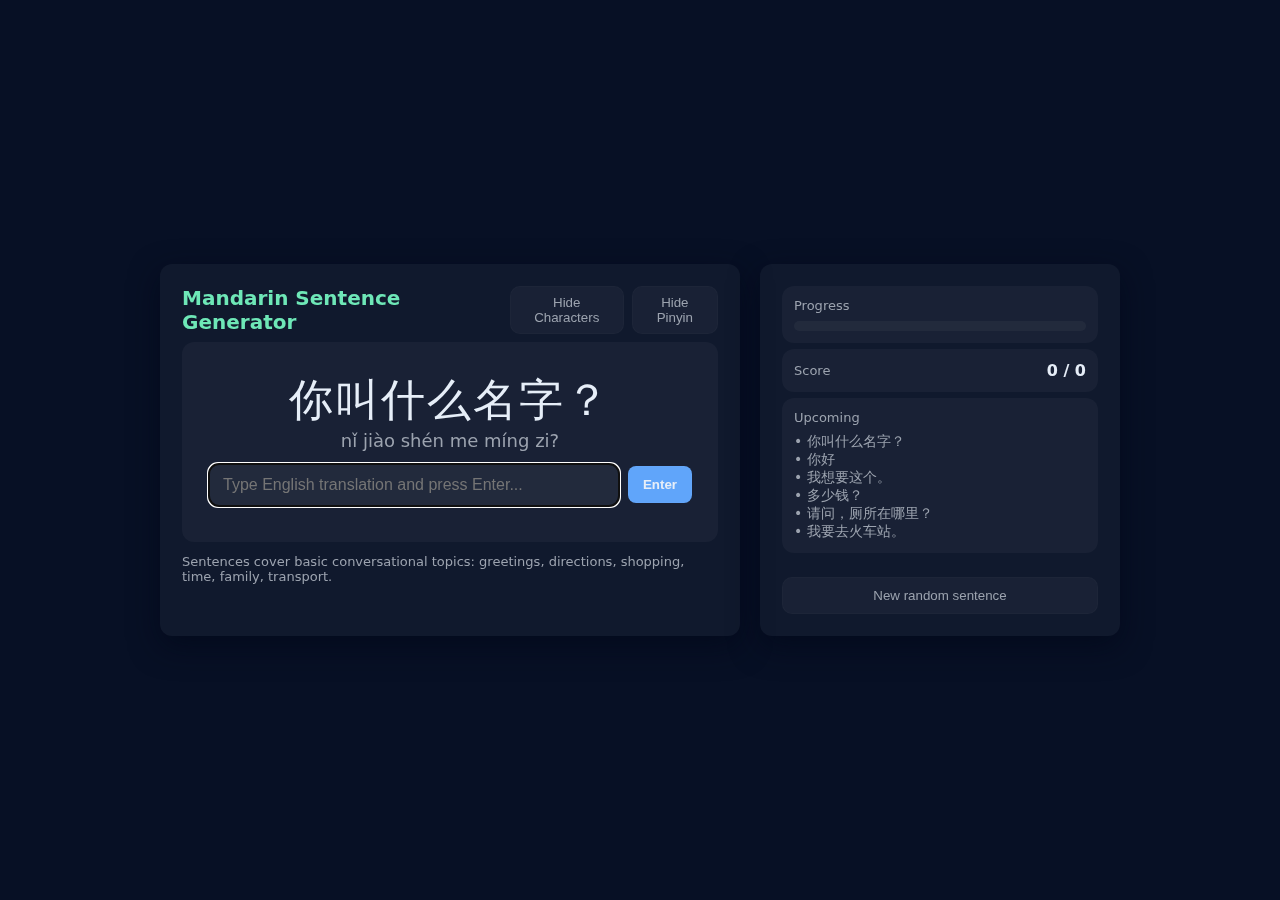
<file: sentence_generator.html>
<!doctype html>
<html lang="en">
<head>
<meta charset="utf-8" />
<meta name="viewport" content="width=device-width,initial-scale=1" />
<title>Mandarin Sentence Generator — Practice Translation</title>
<link rel="stylesheet" href="dark_mode.css" />
<link rel="stylesheet" href="styles.css" />
</head>

<body>
  <div class="app">
    <div class="panel">
      <header>
        <h1>Mandarin Sentence Generator</h1>
        <div class="controls">
          <button id="toggleChars" class="toggle">Hide Characters</button>
          <button id="togglePinyin" class="toggle">Hide Pinyin</button>
        </div>
      </header>

      <div class="bigCard pop" id="cardArea">
        <div id="sentenceWrap" style="width:100%;max-width:720px;text-align:center">
          <div id="chars" class="sentenceChars fadeIn">你好</div>
          <div id="pinyin" class="sentencePinyin fadeIn">nǐ hǎo</div>
          <div class="inputRow" style="margin-top:8px">
            <input id="translationInput" type="text" placeholder="Type English translation and press Enter..." autocomplete="off" />
            <button id="enterBtn" class="btn">Enter</button>
          </div>

          <div id="revealArea" class="hidden">
            <div class="reveal">
              <div id="correctTranslation">Correct translation</div>
              <div id="revealInfo" class ="smallText">Press a button on the right to continue</div>
            </div>
            <div class="smallTextChin" id="exampleList"></div>
            <div style="margin-top:10px" class = "smallText">Choose whether you were correct:</div>
            <div class="buttonsRow">
              <button class="choice yes" id="btnYes">Yes</button>
              <button class="choice mixed" id="btnMixed">Mixed</button>
              <button class="choice no" id="btnNo">No</button>
            </div>
          </div>
        </div>
      </div>

      <footer class="small">Sentences cover basic conversational topics: greetings, directions, shopping, time, family, transport.</footer>
    </div>

    <div class="panel side">
      <div class="stats">
        <div class="statItem">
          <div class="progress-label">Progress</div>
          <div id="progressBar">
            <div id="progressFill"></div>
          </div>
        </div>
        <div class="statItem statScore">
          <div class = "smallText">Score</div><div id="scoreDisplay" >0 / 0</div>
        </div>
        <div class="statItem">
          <div class = "smallText">Upcoming</div>
          <div id="upcomingList" class = "smallTextChin" style = "margin-top:8px"></div>
        </div>
      </div>
      <div style="margin-top:12px">
        <button id="newRandom" class="secondary">New random sentence</button>
      </div>
    </div>
  </div>

  <script src="sentence_generator.js"></script>
</body>
</html>
</file>
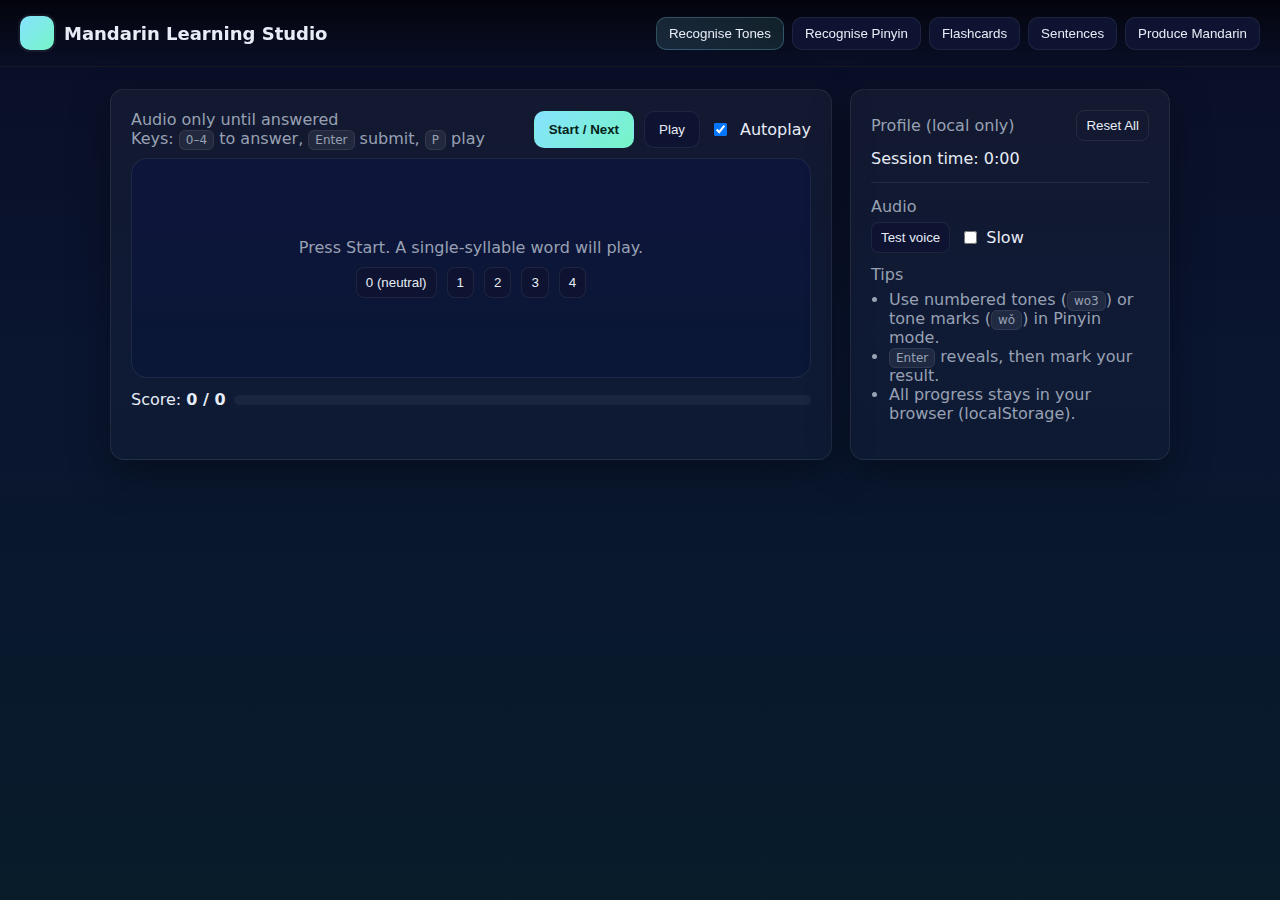
<file: demos/mandarin_learning_app.html>
<!doctype html>
<html lang="en">
<head>
<meta charset="utf-8" />
<meta name="viewport" content="width=device-width,initial-scale=1" />
<title>Mandarin Learning Studio — Single‑File App</title>
<style>
  :root{
    --bg:#0f1226; --panel:#121735; --panel-2:#0d1330; --text:#e7ecf6; --muted:#98a1b3;
    --brand:#86e2ff; --brand-2:#75f5c6; --warn:#f59e0b; --bad:#ef4444;
    --ok:#10b981; --border:rgba(255,255,255,0.08); --glass:rgba(255,255,255,0.05);
    --radius:14px; --shadow:0 14px 40px rgba(0,0,0,.35);
  }
  *{box-sizing:border-box}
  body{margin:0;background:linear-gradient(180deg,#0a0e26,#0a1530 40%,#081c2a);color:var(--text);
       font-family:Inter,ui-sans-serif,system-ui,-apple-system,"Segoe UI",Roboto,Arial,sans-serif;
       min-height:100vh;}
  header.appbar{display:flex;align-items:center;justify-content:space-between;padding:16px 20px;position:sticky;top:0;
    background:linear-gradient(180deg,rgba(0,0,0,.65),rgba(0,0,0,0));backdrop-filter:blur(6px);z-index:10;border-bottom:1px solid var(--border)}
  .brand{display:flex;gap:10px;align-items:center}
  .logo{width:34px;height:34px;border-radius:10px;background:linear-gradient(135deg,var(--brand),var(--brand-2));box-shadow:0 0 0 2px rgba(255,255,255,.06)}
  h1{font-size:18px;margin:0}
  .nav{display:flex;gap:8px;flex-wrap:wrap}
  .tab{padding:8px 12px;border-radius:10px;border:1px solid var(--border);background:var(--panel-2);color:var(--text);cursor:pointer}
  .tab.active{background:linear-gradient(135deg,rgba(134,226,255,.14),rgba(117,245,198,.10));border-color:rgba(134,226,255,.25)}

  .wrap{max-width:1100px;margin:22px auto;padding:0 20px;display:grid;grid-template-columns:1fr 320px;gap:18px}
  @media (max-width:980px){.wrap{grid-template-columns:1fr}}
  .panel{background:linear-gradient(180deg,rgba(255,255,255,.04),rgba(255,255,255,.02));border:1px solid var(--border);
         border-radius:var(--radius);box-shadow:var(--shadow)}
  .pane-body{padding:20px}
  .header-row{display:flex;align-items:center;gap:10px;justify-content:space-between;margin-bottom:10px}
  .muted{color:var(--muted)}
  .btn{padding:10px 14px;border-radius:10px;border:1px solid var(--border);background:var(--panel-2);color:var(--text);cursor:pointer}
  .btn.primary{background:linear-gradient(135deg,var(--brand),var(--brand-2));color:#06221b;border-color:transparent;font-weight:700}
  .btn.ghost{background:transparent}
  .btn.good{background:linear-gradient(90deg,#34d399,#10b981);color:#052216;border:0}
  .btn.warn{background:linear-gradient(90deg,#fbbf24,#f59e0b);color:#2b1500;border:0}
  .btn.bad{background:linear-gradient(90deg,#fb7185,#ef4444);color:#2b0505;border:0}
  .btn.small{padding:7px 9px;border-radius:8px}
  .kbd{background:rgba(255,255,255,.07);border:1px solid var(--border);padding:2px 6px;border-radius:6px;font-size:12px}

  .bigCard{background:linear-gradient(180deg,#0e153b,#0a1736);border-radius:16px;border:1px solid var(--border);padding:26px;text-align:center;min-height:220px;display:flex;flex-direction:column;justify-content:center;align-items:center}
  .chars{font-size:46px;letter-spacing:2px;text-shadow:0 10px 40px rgba(0,0,0,.55)}
  .pinyin{font-size:18px;color:var(--muted);margin-top:6px}
  .english{font-size:20px;color:var(--brand)}

  input[type=text],input[type=number]{width:100%;padding:12px 14px;border-radius:10px;border:1px solid var(--border);background:rgba(255,255,255,.05);color:var(--text);font-size:16px}
  .row{display:flex;gap:10px;align-items:center}
  .row.wrap{flex-wrap:wrap}
  .split{display:grid;grid-template-columns:1fr 1fr;gap:14px}
  @media (max-width:720px){.split{grid-template-columns:1fr}}
  .choices{display:flex;gap:10px;flex-wrap:wrap;justify-content:center;margin-top:10px}

  .reveal{margin-top:14px;background:linear-gradient(90deg,rgba(134,226,255,.12),rgba(117,245,198,.10));border:1px solid rgba(134,226,255,.25);padding:12px;border-radius:12px;width:100%}
  .examples{color:var(--muted);font-size:14px;text-align:left;margin-top:10px}
  .score-box{display:flex;gap:8px;align-items:center;justify-content:space-between}
  .progress{height:10px;background:rgba(255,255,255,.05);border-radius:8px;overflow:hidden}
  .progress>div{height:100%;width:0;background:linear-gradient(90deg,var(--brand),var(--brand-2))}

  /* Animations */
  .fade{animation:fade .45s ease}
  @keyframes fade{from{opacity:0;transform:translateY(6px)}to{opacity:1;transform:none}}
  .flip{transition:transform .5s;transform-style:preserve-3d}
  .flip .face{backface-visibility:hidden}
  .flip .back{transform:rotateY(180deg)}
  .flipped{transform:rotateY(180deg)}
</style>
</head>
<body>
  <header class="appbar">
    <div class="brand"><div class="logo"></div><h1>Mandarin Learning Studio</h1></div>
    <nav class="nav">
      <button class="tab active" data-tab="tones">Recognise Tones</button>
      <button class="tab" data-tab="pinyin">Recognise Pinyin</button>
      <button class="tab" data-tab="flashcards">Flashcards</button>
      <button class="tab" data-tab="sentences">Sentences</button>
      <button class="tab" data-tab="produce">Produce Mandarin</button>
    </nav>
  </header>

  <div class="wrap">
    <main id="main" class="panel">
      <div class="pane-body">
        <!-- TONES MODE -->
        <section id="tones" class="mode">
          <div class="header-row">
            <div>
              <div class="muted">Audio only until answered</div>
              <div class="muted">Keys: <span class="kbd">0–4</span> to answer, <span class="kbd">Enter</span> submit, <span class="kbd">P</span> play</div>
            </div>
            <div class="row">
              <button id="tonesStart" class="btn primary">Start / Next</button>
              <button id="tonesPlay" class="btn">Play</button>
              <label class="row"><input id="tonesAutoplay" type="checkbox" checked /> Autoplay</label>
            </div>
          </div>
          <div class="bigCard fade" id="tonesCard">
            <div class="muted" id="tonesPrompt">Press Start. A single-syllable word will play.</div>
            <div class="choices" style="margin-top:10px">
              <button class="btn small" data-tone="0">0 (neutral)</button>
              <button class="btn small" data-tone="1">1</button>
              <button class="btn small" data-tone="2">2</button>
              <button class="btn small" data-tone="3">3</button>
              <button class="btn small" data-tone="4">4</button>
            </div>
            <div id="tonesReveal" class="reveal" style="display:none"></div>
          </div>
          <div class="score-box" style="margin-top:12px">
            <div>Score: <strong id="tonesScore">0 / 0</strong></div>
            <div class="progress" style="flex:1"><div id="tonesProg"></div></div>
          </div>
        </section>

        <!-- PINYIN MODE -->
        <section id="pinyin" class="mode" style="display:none">
          <div class="header-row">
            <div class="muted">Audio only until answered — type numbered or marked pinyin (e.g., <em>ni3 hao3</em> or <em>nǐ hǎo</em>).</div>
            <div class="row">
              <button id="pinyinStart" class="btn primary">Start / Next</button>
              <button id="pinyinPlay" class="btn">Play</button>
              <label class="row"><input id="pinyinAutoplay" type="checkbox" checked /> Autoplay</label>
            </div>
          </div>
          <div class="bigCard fade">
            <input id="pinyinInput" type="text" placeholder="Type pinyin and press Enter..." autocomplete="off" />
            <div id="pinyinReveal" class="reveal" style="display:none"></div>
          </div>
          <div class="score-box" style="margin-top:12px">
            <div>Score: <strong id="pinyinScore">0 / 0</strong></div>
            <div class="progress" style="flex:1"><div id="pinyinProg"></div></div>
          </div>
        </section>

        <!-- FLASHCARDS MODE -->
        <section id="flashcards" class="mode" style="display:none">
          <div class="header-row">
            <div class="muted">Front shows characters & pinyin. Enter to flip; Enter again to next.</div>
            <div class="row wrap">
              <button id="fcPrev" class="btn">Prev</button>
              <button id="fcNext" class="btn primary">Next</button>
              <button id="fcShuffle" class="btn">Shuffle</button>
              <button id="fcExport" class="btn ghost">Export Deck</button>
              <label class="btn ghost"><input id="fcImportFile" type="file" accept="application/json" style="display:none"/>Import Deck</label>
            </div>
          </div>
          <div class="flip bigCard" id="fcCard">
            <div class="face front">
              <div class="chars" id="fcChars">你好</div>
              <div class="pinyin" id="fcPinyin">nǐ hǎo</div>
              <div class="row" style="margin-top:14px">
                <input id="fcAnswer" type="text" placeholder="Type English and press Enter..." autocomplete="off"/>
              </div>
            </div>
            <div class="face back" style="position:absolute;inset:0;display:flex;flex-direction:column;align-items:center;justify-content:center">
              <div class="english" id="fcEnglish">hello</div>
              <div class="examples" id="fcExamples"></div>
              <div class="choices" id="fcChoices"></div>
            </div>
          </div>
          <div class="score-box" style="margin-top:12px">
            <div>Deck size: <strong id="fcDeckSize">0</strong></div>
            <div>Progress: <span id="fcIndex">1</span></div>
          </div>
        </section>

        <!-- SENTENCES MODE -->
        <section id="sentences" class="mode" style="display:none">
          <div class="header-row">
            <div class="muted">Characters & pinyin can be toggled. Enter reveals; Y/M/N to mark.</div>
            <div class="row">
              <button id="sNew" class="btn primary">New / Next</button>
              <button id="sToggleChars" class="btn">Hide Characters</button>
              <button id="sTogglePinyin" class="btn">Hide Pinyin</button>
            </div>
          </div>
          <div class="bigCard">
            <div class="chars" id="sChars">你好</div>
            <div class="pinyin" id="sPinyin">nǐ hǎo</div>
            <div class="row" style="margin-top:10px"><input id="sInput" type="text" placeholder="Type English translation and press Enter..." autocomplete="off"/></div>
            <div id="sReveal" class="reveal" style="display:none"></div>
            <div id="sButtons" class="choices" style="display:none">
              <button id="sYes" class="btn good">Yes</button>
              <button id="sMixed" class="btn warn">Mixed</button>
              <button id="sNo" class="btn bad">No</button>
            </div>
          </div>
          <div class="score-box" style="margin-top:12px">
            <div>Score: <strong id="sScore">0 / 0</strong></div>
            <div class="progress" style="flex:1"><div id="sProg"></div></div>
          </div>
        </section>

        <!-- PRODUCE MODE (EN → ZH) -->
        <section id="produce" class="mode" style="display:none">
          <div class="header-row">
            <div class="muted">Type Mandarin for the English prompt. Shows answer after submit. Optional SM‑2 review.</div>
            <div class="row"><button id="prStart" class="btn primary">Start / Next</button></div>
          </div>
          <div class="bigCard">
            <div class="muted" id="prPrompt">Press Start to begin.</div>
            <div class="row" style="margin-top:12px"><input id="prInput" type="text" placeholder="Type Mandarin characters and press Enter..." autocomplete="off"/></div>
            <div id="prReveal" class="reveal" style="display:none"></div>
            <div class="choices" style="display:none" id="prBtns">
              <button class="btn good" id="prKnew">Knew</button>
              <button class="btn bad" id="prForgot">Forgot</button>
            </div>
          </div>
          <div class="score-box" style="margin-top:12px">
            <div>Due now: <strong id="prDue">0</strong></div>
            <div class="progress" style="flex:1"><div id="prProg"></div></div>
          </div>
        </section>
      </div>
    </main>

    <aside class="panel">
      <div class="pane-body">
        <div style="display:flex;justify-content:space-between;align-items:center">
          <div class="muted">Profile (local only)</div>
          <button id="resetAll" class="btn ghost small">Reset All</button>
        </div>
        <div style="margin-top:8px">Session time: <span id="time">0:00</span></div>
        <hr style="border:none;border-top:1px solid var(--border);margin:14px 0"/>
        <div class="muted" style="margin-bottom:6px">Audio</div>
        <div class="row">
          <button id="testAudio" class="btn small">Test voice</button>
          <label class="row" style="gap:6px"><input id="slowMode" type="checkbox"/> Slow</label>
        </div>
        <div class="muted" style="margin-top:12px">Tips</div>
        <ul style="margin-top:6px;color:var(--muted);padding-left:18px">
          <li>Use numbered tones (<span class="kbd">wo3</span>) or tone marks (<span class="kbd">wǒ</span>) in Pinyin mode.</li>
          <li><span class="kbd">Enter</span> reveals, then mark your result.</li>
          <li>All progress stays in your browser (localStorage).</li>
        </ul>
      </div>
    </aside>
  </div>

<script>
/**********************
 * DATA
 **********************/
const WORDS = [
  // single-syllable for tone recognition
  {id:'w_ma1', chars:'妈', pinyin:'ma1', marked:'mā', tone:1},
  {id:'w_ma2', chars:'麻', pinyin:'ma2', marked:'má', tone:2},
  {id:'w_ma3', chars:'马', pinyin:'ma3', marked:'mǎ', tone:3},
  {id:'w_ma4', chars:'骂', pinyin:'ma4', marked:'mà', tone:4},
  {id:'w_ma0', chars:'吗', pinyin:'ma0', marked:'ma', tone:0},
  {id:'w_ni3', chars:'你', pinyin:'ni3', marked:'nǐ', tone:3},
  {id:'w_wo3', chars:'我', pinyin:'wo3', marked:'wǒ', tone:3},
  {id:'w_shi4', chars:'是', pinyin:'shi4', marked:'shì', tone:4},
];

const FLASHCARDS = [
  {id:'c1', chars:'你好', pinyin:'ni3 hao3', marked:'nǐ hǎo', eng:'hello', examples:['你好，我是学生。 - Hello, I am a student.','你好！今天过得怎么样？ - Hello! How is your day?'], options:['hello','goodbye','thank you','please']},
  {id:'c2', chars:'谢谢', pinyin:'xie4 xie', marked:'xiè xie', eng:'thank you', examples:['谢谢你的帮助。 - Thank you for your help.','谢谢大家！ - Thanks everyone!'], options:['sorry','good night','thank you','yes']},
  {id:'c3', chars:'对不起', pinyin:'dui4 bu4 qi3', marked:'duì bù qǐ', eng:'sorry', examples:['对不起，我来晚了。 - Sorry, I am late.','真对不起。 - I am truly sorry.'], options:['excuse me','sorry','please','cheers']},
  {id:'c4', chars:'我不懂', pinyin:'wo3 bu4 dong3', marked:'wǒ bù dǒng', eng:"I don't understand", examples:['对不起，我听不懂。 - Sorry, I cannot understand what I hear.','我看不懂。 - I cannot understand what I read.'], options:["I don't understand",'I forgot','I want this','How much?']}
];

const SENTENCES = [
  {chars:'请问，厕所在哪里？', pinyin:'qǐng wèn, cè suǒ zài nǎ lǐ?', eng:'Excuse me, where is the restroom?', examples:['请问，车站在哪里？','请问，这个怎么用？']},
  {chars:'我要去火车站。', pinyin:'wǒ yào qù huǒ chē zhàn.', eng:'I want to go to the train station.', examples:['我要去机场。','我们要去饭店。']},
  {chars:'我来自英国。', pinyin:'wǒ lái zì yīng guó.', eng:'I come from the UK.', examples:['我来自中国。','我来自伦敦。']},
  {chars:'今天几号？', pinyin:'jīn tiān jǐ hào?', eng:'What is the date today?', examples:['明天是几号？','今天星期几？']},
  {chars:'这个多少钱？', pinyin:'zhè ge duō shǎo qián?', eng:'How much is this?', examples:['打折后多少钱？','太贵了，可以便宜一点吗？']},
];

// Produce (EN->ZH) deck can reuse flashcards with eng as prompt
const PRODUCE = FLASHCARDS.map(x=>({id:'p_'+x.id, eng:x.eng, chars:x.chars, pinyin:x.pinyin, marked:x.marked,
  interval:0,repetitions:0,ease:2.5,due:Date.now(),lastReviewed:null}));

/**********************
 * UTILITIES
 **********************/
function $(sel){return document.querySelector(sel)}
function $all(sel){return Array.from(document.querySelectorAll(sel))}
function shuffle(a){for(let i=a.length-1;i>0;i--){const j=Math.floor(Math.random()*(i+1));[a[i],a[j]]=[a[j],a[i]]}}
function msToHuman(ms){if(ms<=0) return 'now';const d=Math.floor(ms/86400000);if(d) return d+'d';const h=Math.floor(ms/3600000);if(h) return h+'h';const m=Math.floor(ms/60000);if(m) return m+'m';return Math.floor(ms/1000)+'s'}

// Pinyin normalization
const TONE_MARKS = { 'ā':['a',1], 'á':['a',2], 'ǎ':['a',3], 'à':['a',4],
  'ē':['e',1], 'é':['e',2], 'ě':['e',3], 'è':['e',4],
  'ī':['i',1], 'í':['i',2], 'ǐ':['i',3], 'ì':['i',4],
  'ō':['o',1], 'ó':['o',2], 'ǒ':['o',3], 'ò':['o',4],
  'ū':['u',1], 'ú':['u',2], 'ǔ':['u',3], 'ù':['u',4],
  'ǖ':['v',1], 'ǘ':['v',2], 'ǚ':['v',3], 'ǜ':['v',4], 'ü':['v',0] };
function toNumberedPinyin(marked){
  // converts nǐ hǎo -> ni3 hao3 ; neutral -> 0 if explicitly ü (no tone) else no number
  return (marked||'').toLowerCase().split(/\s+/).filter(Boolean).map(syl=>{
    let tone=0; let base='';
    for(const ch of syl){
      if(TONE_MARKS[ch]){ base+=TONE_MARKS[ch][0]; tone=TONE_MARKS[ch][1]||tone; }
      else if(/[a-zv]/.test(ch)) base+=ch; else base+=ch;
    }
    // if any digit present keep it
    const digit = syl.match(/[0-5]/); if(digit) tone = parseInt(digit[0],10);
    // if tone remains 0 and contains vowel but no explicit neutral indicator, keep 0 (neutral)
    return base.replace(/v/g,'u:') + (/[aeiouv]/.test(base)? tone : '');
  }).join(' ');
}
function normalizePinyin(s){ if(!s) return ''; const t = toNumberedPinyin(s); return t.replace(/\s+/g,' ').trim(); }
function baseLetters(s){ return normalizePinyin(s).replace(/[0-5]/g,'').trim(); }

// Speech synthesis (no external audio files)
let userInteracted=false;
function speak(text){
  return new Promise((resolve)=>{
    if(!text){resolve();return}
    const synth = window.speechSynthesis;
    if(synth){
      const u = new SpeechSynthesisUtterance(text);
      u.lang='zh-CN';
      if($('#slowMode').checked){ u.rate = 0.85; }
      const tryVoices=()=>{
        const vs = synth.getVoices();
        const zh = vs.find(v=>v.lang&&v.lang.toLowerCase().startsWith('zh'))||vs.find(v=>/chinese|zh/i.test(v.name));
        if(zh) u.voice = zh;
        synth.cancel(); synth.speak(u);
      };
      u.onend=()=>resolve(); u.onerror=()=>resolve();
      if(synth.getVoices().length) tryVoices(); else { synth.onvoiceschanged = tryVoices; tryVoices(); }
    } else { resolve(); }
  });
}

/**********************
 * NAVIGATION
 **********************/
$all('.tab').forEach(b=>b.addEventListener('click',()=>{
  $all('.tab').forEach(x=>x.classList.remove('active')); b.classList.add('active');
  const id=b.dataset.tab; $all('.mode').forEach(m=>m.style.display='none'); $('#'+id).style.display='block';
}));

/**********************
 * TONES MODE
 **********************/
let tonesQueue=[], tonesCurrent=null, tonesCorrect=0, tonesTotal=0;
function buildTones(){ tonesQueue = WORDS.filter(w=>w.pinyin.replace(/[^\s]/g,'').length===0); shuffle(tonesQueue); }
function tonesPresent(){ if(tonesQueue.length===0) buildTones(); tonesCurrent = tonesQueue.shift(); $('#tonesPrompt').textContent='Listen and pick a tone (0–4).'; $('#tonesReveal').style.display='none'; if(userInteracted && $('#tonesAutoplay').checked) speak(tonesCurrent.chars); }
function tonesSubmit(n){ if(!tonesCurrent) return; tonesTotal++; const ok = (n===tonesCurrent.tone); if(ok) tonesCorrect++; const rev = $('#tonesReveal'); rev.style.display='block'; rev.innerHTML = `${ok?'<b>Correct.</b>':'<b>Wrong.</b>'} ${tonesCurrent.chars} (${tonesCurrent.marked}) — tone <b>${tonesCurrent.tone}</b>.`; $('#tonesScore').textContent=`${tonesCorrect} / ${tonesTotal}`; const p = Math.min(100, Math.round(100*(tonesTotal%20)/20)); $('#tonesProg').style.width=p+'%'; setTimeout(()=>tonesPresent(), 700); }
$('#tonesStart').addEventListener('click',()=>{userInteracted=true; tonesPresent()});
$('#tonesPlay').addEventListener('click',()=>{userInteracted=true; if(tonesCurrent) speak(tonesCurrent.chars)});
$('#tonesCard').addEventListener('click',e=>{if(e.target.dataset && e.target.dataset.tone){ tonesSubmit(parseInt(e.target.dataset.tone,10)); }});
document.addEventListener('keydown',e=>{ if($('#tones').style.display!=='none'){ if(e.key==='p'||e.key==='P'){ userInteracted=true; if(tonesCurrent) speak(tonesCurrent.chars); } const d=parseInt(e.key,10); if(d>=0&&d<=4){ tonesSubmit(d); } if(e.key==='Enter' && !tonesCurrent){ tonesPresent(); } }});

/**********************
 * PINYIN MODE
 **********************/
let pinQueue=[], pinCurrent=null, pinCorrect=0, pinTotal=0;
function buildPinyin(){ pinQueue = FLASHCARDS.slice(); shuffle(pinQueue); }
function pinyinPresent(){ if(pinQueue.length===0) buildPinyin(); pinCurrent = pinQueue.shift(); $('#pinyinInput').value=''; $('#pinyinReveal').style.display='none'; if(userInteracted && $('#pinyinAutoplay').checked) speak(pinCurrent.chars); }
function pinyinSubmit(){ if(!pinCurrent) return; const guess = $('#pinyinInput').value.trim(); pinTotal++; const exp = normalizePinyin(pinCurrent.marked||pinCurrent.pinyin); const got = normalizePinyin(guess); const ok = got===exp && got.length>0; if(ok) pinCorrect++; const close = !ok && baseLetters(guess)===baseLetters(exp) && baseLetters(exp).length>0; const msg = ok? `<b>Correct.</b> ${pinCurrent.chars} = ${exp}` : (close? `Close — tones differ. Correct: <b>${exp}</b> (${pinCurrent.chars})` : `Wrong — correct: <b>${exp}</b> (${pinCurrent.chars})`); const r = $('#pinyinReveal'); r.style.display='block'; r.innerHTML=msg; $('#pinyinScore').textContent=`${pinCorrect} / ${pinTotal}`; const p = Math.min(100, Math.round(100*(pinTotal%20)/20)); $('#pinyinProg').style.width=p+'%'; setTimeout(()=>pinyinPresent(), 900); }
$('#pinyinStart').addEventListener('click',()=>{userInteracted=true; pinyinPresent()});
$('#pinyinPlay').addEventListener('click',()=>{userInteracted=true; if(pinCurrent) speak(pinCurrent.chars)});
$('#pinyinInput').addEventListener('keydown',e=>{ if(e.key==='Enter'){ e.preventDefault(); pinyinSubmit(); }});

/**********************
 * FLASHCARDS MODE (Front: ZH + Pinyin → Type EN)
 **********************/
let fcIndex=0, fcFlipped=false, fcDeck=FLASHCARDS.slice();
function fcRender(){ const c=fcDeck[fcIndex]; $('#fcChars').textContent=c.chars; $('#fcPinyin').textContent=c.marked||c.pinyin; $('#fcEnglish').textContent=c.eng; $('#fcExamples').innerHTML='<b>Examples</b>'+c.examples.map(x=>`<div style="margin-top:6px">${x}</div>`).join(''); $('#fcChoices').innerHTML='<b>Options</b><div class="choices">'+c.options.map(o=>`<button class="btn small">${o}</button>`).join('')+'</div>'; $('#fcDeckSize').textContent=fcDeck.length; $('#fcIndex').textContent=(fcIndex+1)+' / '+fcDeck.length; $('#fcAnswer').value=''; const card=$('#fcCard'); card.classList.remove('flipped'); fcFlipped=false; }
$('#fcNext').addEventListener('click',()=>{ fcIndex=(fcIndex+1)%fcDeck.length; fcRender(); });
$('#fcPrev').addEventListener('click',()=>{ fcIndex=(fcIndex-1+fcDeck.length)%fcDeck.length; fcRender(); });
$('#fcShuffle').addEventListener('click',()=>{ shuffle(fcDeck); fcIndex=0; fcRender(); });
$('#fcAnswer').addEventListener('keydown',e=>{ if(e.key==='Enter'){ e.preventDefault(); if(!fcFlipped){ $('#fcCard').classList.add('flipped'); fcFlipped=true; } else { $('#fcNext').click(); } }});
$('#fcChoices').addEventListener('click',e=>{ if(e.target.classList.contains('btn')) $('#fcNext').click(); });
// export/import deck
$('#fcExport').addEventListener('click',()=>{ const data=JSON.stringify(fcDeck,null,2); const blob=new Blob([data],{type:'application/json'}); const url=URL.createObjectURL(blob); const a=document.createElement('a'); a.href=url; a.download='mandarin_deck.json'; document.body.appendChild(a); a.click(); a.remove(); URL.revokeObjectURL(url); });
$('#fcImportFile').addEventListener('change',e=>{ const f=e.target.files[0]; if(!f) return; const r=new FileReader(); r.onload=()=>{ try{ const deck=JSON.parse(r.result); if(!Array.isArray(deck)) throw new Error('Invalid deck'); fcDeck=deck; fcIndex=0; fcRender(); }catch(err){ alert('Import failed: '+err.message); } }; r.readAsText(f); });

/**********************
 * SENTENCES MODE
 **********************/
let sQueue=[], sCurrent=null, sCorrect=0, sTotal=0, sShowChars=true, sShowPinyin=true;
function sBuild(){ sQueue=SENTENCES.slice(); shuffle(sQueue); }
function sPresent(){ if(sQueue.length===0) sBuild(); sCurrent=sQueue.shift(); $('#sChars').textContent=sCurrent.chars; $('#sPinyin').textContent=sCurrent.pinyin; $('#sChars').style.display=sShowChars?'block':'none'; $('#sPinyin').style.display=sShowPinyin?'block':'none'; $('#sInput').value=''; $('#sReveal').style.display='none'; $('#sButtons').style.display='none'; $('#sInput').focus(); }
function sReveal(){ const exp=sCurrent.eng; $('#sReveal').style.display='block'; $('#sReveal').innerHTML=`Correct: <b>${exp}</b><div class="examples"><b>Examples</b>${sCurrent.examples.map(x=>`<div style="margin-top:6px">${x}</div>`).join('')}</div>`; $('#sButtons').style.display='flex'; }
function sMark(which){ sTotal++; if(which==='yes') sCorrect++; else if(which==='mixed') sCorrect+=0.5; $('#sScore').textContent=`${Math.round(sCorrect*10)/10} / ${sTotal}`; $('#sProg').style.width=Math.min(100,Math.round(100*(sTotal%20)/20))+'%'; setTimeout(sPresent, 220); }
$('#sNew').addEventListener('click',()=>{ userInteracted=true; sPresent(); });
$('#sToggleChars').addEventListener('click',()=>{ sShowChars=!sShowChars; $('#sToggleChars').textContent=sShowChars?'Hide Characters':'Show Characters'; $('#sChars').style.display=sShowChars?'block':'none'; });
$('#sTogglePinyin').addEventListener('click',()=>{ sShowPinyin=!sShowPinyin; $('#sTogglePinyin').textContent=sShowPinyin?'Hide Pinyin':'Show Pinyin'; $('#sPinyin').style.display=sShowPinyin?'block':'none'; });
$('#sInput').addEventListener('keydown',e=>{ if(e.key==='Enter'){ e.preventDefault(); if($('#sReveal').style.display==='none') sReveal(); }});
$('#sYes').addEventListener('click',()=>sMark('yes'));
$('#sMixed').addEventListener('click',()=>sMark('mixed'));
$('#sNo').addEventListener('click',()=>sMark('no'));
document.addEventListener('keydown',e=>{ if($('#sentences').style.display==='none') return; if($('#sReveal').style.display!=='none'){ if(e.key.toLowerCase()==='y') $('#sYes').click(); if(e.key.toLowerCase()==='m') $('#sMixed').click(); if(e.key.toLowerCase()==='n') $('#sNo').click(); } });

/**********************
 * PRODUCE MODE (EN → ZH) with simplified SM‑2
 **********************/
let prQueue=[], prCurrent=null, prCorrect=0, prTotal=0;
function prLoad(){ const raw=localStorage.getItem('mls_produce'); if(raw){ try{ const arr=JSON.parse(raw); if(Array.isArray(arr)) return arr; }catch{} } return PRODUCE; }
function prSave(deck){ localStorage.setItem('mls_produce', JSON.stringify(deck)); }
let prDeck = prLoad();
function prDueCount(){ const now=Date.now(); return prDeck.filter(c=>c.due<=now).length; }
function prBuild(){ const now=Date.now(); prQueue = prDeck.filter(c=>c.due<=now); shuffle(prQueue); }
function prPresent(){ if(prQueue.length===0){ prBuild(); if(prQueue.length===0){ $('#prPrompt').textContent='No cards due. (Use other modes meanwhile.)'; $('#prBtns').style.display='none'; return; } }
  prCurrent = prQueue.shift(); $('#prPrompt').innerHTML = `Translate to Mandarin: <b>${prCurrent.eng}</b>`; $('#prInput').value=''; $('#prReveal').style.display='none'; $('#prBtns').style.display='none'; $('#prInput').focus(); $('#prDue').textContent=prDueCount(); $('#prProg').style.width=Math.min(100, Math.round(100*(prTotal%20)/20))+'%'; }
function prShow(){ $('#prReveal').style.display='block'; $('#prReveal').innerHTML = `Answer: <b>${prCurrent.chars}</b> <span class="muted">(${prCurrent.marked||prCurrent.pinyin})</span>`; $('#prBtns').style.display='flex'; }
function sm2Update(card, quality){ // quality: 5 (knew) or 2 (forgot)
  if(quality<3){ card.repetitions=0; card.interval=1; }
  else{
    card.repetitions += 1;
    if(card.repetitions===1) card.interval=1; else if(card.repetitions===2) card.interval=6; else card.interval=Math.round(card.interval*card.ease);
    card.ease = Math.max(1.3, card.ease + 0.1 - (5-quality)*(0.08 + (5-quality)*0.02));
  }
  card.due = Date.now() + card.interval*24*60*60*1000;
  card.lastReviewed = Date.now();
}
$('#prStart').addEventListener('click',()=>{ prPresent(); });
$('#prInput').addEventListener('keydown',e=>{ if(e.key==='Enter'){ e.preventDefault(); prShow(); }});
$('#prKnew').addEventListener('click',()=>{ prTotal++; prCorrect++; sm2Update(prCurrent,5); prSave(prDeck); prPresent(); });
$('#prForgot').addEventListener('click',()=>{ prTotal++; sm2Update(prCurrent,2); prSave(prDeck); prPresent(); });

/**********************
 * SIDEBAR & GENERAL
 **********************/
$('#resetAll').addEventListener('click',()=>{ if(confirm('Reset local progress?')){ localStorage.removeItem('mls_produce'); prDeck = PRODUCE; prQueue=[]; prPresent(); tonesCorrect=tonesTotal=pinCorrect=pinTotal=sCorrect=sTotal=prCorrect=prTotal=0; $('#tonesScore').textContent='0 / 0'; $('#pinyinScore').textContent='0 / 0'; $('#sScore').textContent='0 / 0'; $('#prDue').textContent=prDueCount(); $all('.progress>div').forEach(x=>x.style.width='0'); }});
$('#testAudio').addEventListener('click',()=>{ userInteracted=true; speak('你好'); });
let secs=0; setInterval(()=>{ secs++; const m=Math.floor(secs/60), s=secs%60; $('#time').textContent=`${m}:${s.toString().padStart(2,'0')}` },1000);

// Init default renders
fcRender(); sBuild();

</script>
</body>
</html>
</file>
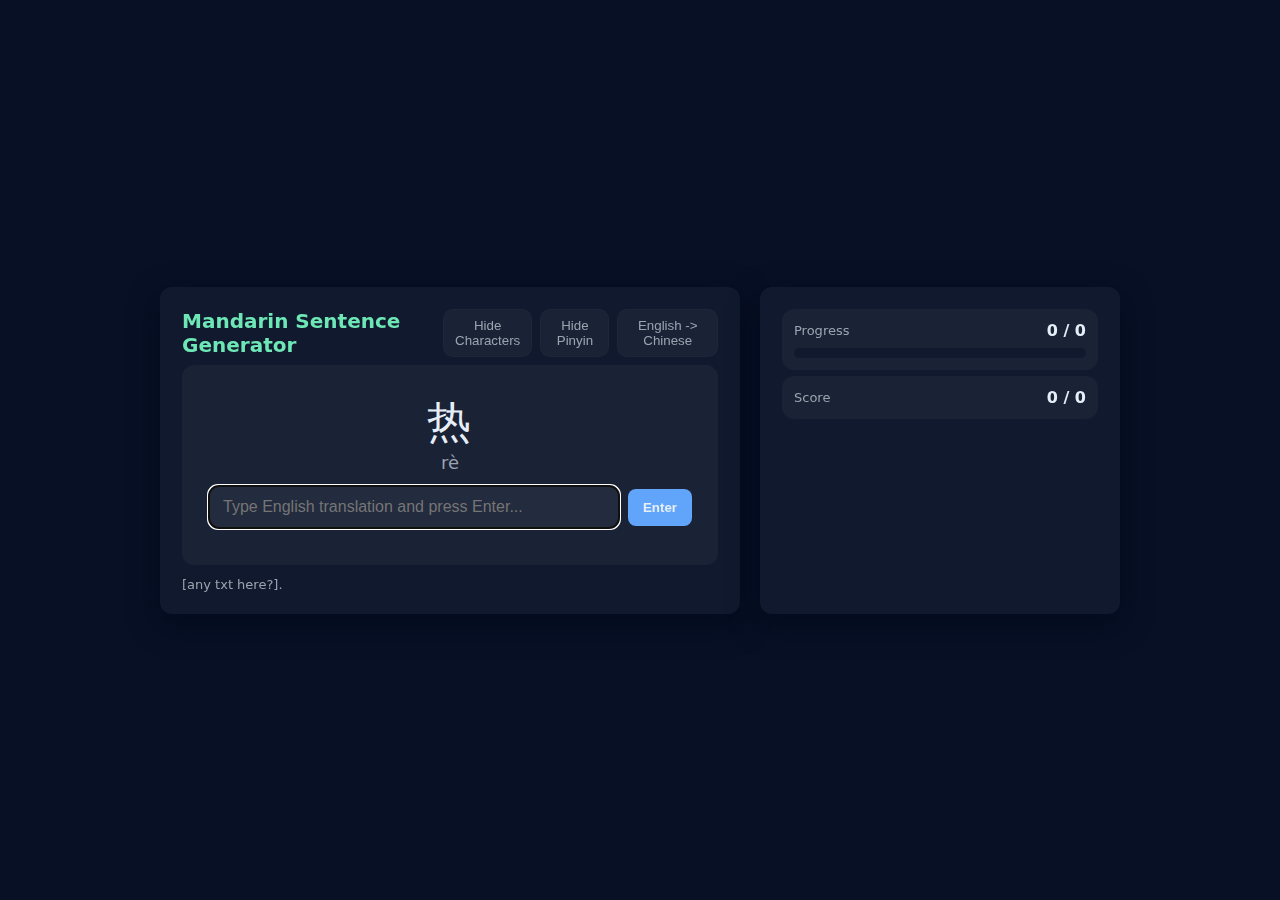
<file: main/flashcards.html>
<!doctype html>
<html lang="en">
<head>
<meta charset="utf-8" />
<meta name="viewport" content="width=device-width,initial-scale=1" />
<title>Mandarin Sentence Generator — Practice Translation</title>
<link rel="stylesheet" href="dark_mode.css" />
<link rel="stylesheet" href="styles.css" />
</head>

<body>
  <div class="app">
    <div class="panel">
      <header>
        <h1>Mandarin Sentence Generator</h1>
        <div class="controls">
          <button id="toggleChars" class="toggle">Hide Characters</button>
          <button id="togglePinyin" class="toggle">Hide Pinyin</button>
          <button id="toggleLanguage" class="toggle">English -> Chinese</button>
        </div>
      </header>

      <div class="bigCard pop" id="cardArea">
        <div id="sentenceWrap" style="width:100%;max-width:720px;text-align:center">
          <div id="chars" class="sentenceChars fadeIn">你好</div>
          <div id="pinyin" class="sentencePinyin fadeIn">nǐ hǎo</div>
          <div class="inputRow" style="margin-top:8px">
            <input id="translationInput" type="text" placeholder="Type English translation and press Enter..." autocomplete="off" />
            <button id="enterBtn" class="btn">Enter</button>
          </div>

          <div id="revealArea" class="hidden">
            <div class="reveal">
              <div id="correctTranslation">Correct translation</div>
              <div id="revealInfo" class ="smallText">Press a button on the right to continue</div>
            </div>
            <button id="revealExamples" class="btn secondary" style="margin-top:12px">Reveal Examples</button> 
            <div class="smallTextChin" id="exampleList"></div>
            <div style="margin-top:10px" class = "smallText">Choose whether you were correct:</div>
            <div class="buttonsRow">
              <button class="choice yes" id="btnYes">Yes</button>
              <button class="choice mixed" id="btnMixed">Mixed</button>
              <button class="choice no" id="btnNo">No</button>
            </div>
          </div>
        </div>
      </div>

      <footer class="small">[any txt here?].</footer>
    </div>

    <div class="panel side">
      <div class="stats">
        <div class="statItem">
          <div class = "pointsLabel"><div class="progress-label">Progress</div><div class="points" id="progressDisplay" >0 / 0</div></div>
          <div id="progressBar">
            <div id="progressFill"></div>
          </div>
        </div>
        <div class="statItem pointsLabel">
          <div class = "smallText">Score</div><div class="points" id="scoreDisplay" >0 / 0</div>
        </div>
      </div>
    </div>
  </div>

  <script src="flashcards.js"></script>
</body>
</html>
</file>
<file: dark_mode.css>
:root {
  --bg: #071025;
  --bg-2: #20293e;
  --card-1: rgba(256, 256, 256, 0.04);
  --card-2: rgba(256, 256, 256, 0.06);
  --text-1: #e6eef8;
  --accent: #6ee7b7;
  --accent-2: #60a5fa;
  --muted: #9ca3af;
  --shadow: 0 10px 30px rgba(2, 6, 23, 0.6);
  --border: 1px solid rgba(255, 255, 255, 0.02);
  --button-yes: linear-gradient(90deg, #10b981, #6ee7b7);
  --button-yes-text: #042417;
  --button-mixed:  linear-gradient(90deg, #f59e0b, #fbbf24);
  --button-mixed-text: #2b1500;
  --button-no: linear-gradient(90deg, #ef4444, #fb7185);
  --button-no-text: #2b0505;

}
</file>
<file: styles.css>
* {
  box-sizing: border-box;
}

body {
  margin: 0;
  font-family: Inter, ui-sans-serif, system-ui, -apple-system, 'Segoe UI', Roboto, 'Helvetica Neue', Arial;
  color: var(--text-1);
  background: var(--bg) ;
  min-height: 100vh;
  display: flex;
  align-items: center;
  justify-content: center;
  padding: 28px;
}

.app {
  width: 960px;
  max-width: 96%;
  display: grid;
  grid-template-columns: 1fr 360px;
  gap: 20px;
}

.panel {
  background: var(--card-1);
  padding: 22px;
  border-radius: 12px;
  box-shadow: var(--shadow);
  backdrop-filter: blur(6px);
}

header {
  display: flex;
  align-items: center;
  justify-content: space-between;
  margin-bottom: 8px;
}

h1 {
  font-size: 20px;
  margin: 0;
  color: var(--accent);
}

.controls {
  display: flex;
  gap: 8px;
  align-items: center;
}

.toggle {
  background: var(--card-1);
  border: var(--border);
  padding: 8px 10px;
  border-radius: 10px;
  color: var(--muted);
  cursor: pointer;
}

.bigCard {
  background: var(--card-1);
  padding: 26px;
  border-radius: 12px;
  min-height: 200px;
  display: flex;
  flex-direction: column;
  align-items: center;
  justify-content: center;
  position: relative;
}

.sentenceChars {
  font-size: 44px;
  line-height: 1;
  margin: 0 0 8px 0;
  letter-spacing: 2px;
}

.sentencePinyin {
  font-size: 18px;
  color: var(--muted);
  margin-bottom: 12px;
}

.inputRow {
  display: flex;
  gap: 8px;
  width: 100%;
  align-items: center;
  margin-top: 12px;
}

input[type=text] {
  flex: 1;
  padding: 12px 14px;
  border-radius: 10px;
  border: var(--border);
  background: var(--card-1);
  color: white;
  font-size: 16px;
}
/* Custom Select */
.custom-select-wrapper {
  position: relative;
  display: inline-block;
  width: 220px;
}

.custom-select {
  background-color: #2c2c2c; /* match panel background */
  color: #fff;
  border: 1px solid #444;
  border-radius: 6px;
  padding: 6px 12px;
  cursor: pointer;
  user-select: none;
  position: relative;
}

.custom-select:focus {
  outline: none;
  border-color: #00aaff; /* accent on focus */
}

.custom-select-trigger {
  display: block;
}

.custom-options {
  position: absolute;
  top: 100%;
  left: 0;
  right: 0;
  background-color: #2c2c2c;
  border: 1px solid #444;
  border-radius: 6px;
  margin-top: 4px;
  display: none;
  max-height: 180px;
  overflow-y: auto;
  z-index: 10;
}

.custom-option {
  padding: 6px 12px;
  cursor: pointer;
  transition: border 0.2s;
}

.custom-option:hover {
  border-left: 3px solid #00aaff; /* accent border on hover */
  background-color: #3a3a3a;
}

.custom-option.selected {
  font-weight: bold;
}

button.btn {
  padding: 10px 14px;
  border-radius: 8px;
  border: var(--border);
  background: var(--accent-2);
  color: var(--text-1);
  cursor: pointer;
  font-weight: 600;
}

button.secondary {
  background: var(--card-1);
  border: var(--border);
  color: var(--muted);
  width:100%;
  padding:10px;
  border-radius:10px;
}

.reveal {
  margin-top: 14px;
  padding: 12px;
  border-radius: 10px;
  background: var(--card-1);
  width: 100%;
  color: var(--accent-2);
  display: flex;
  justify-content: space-between;
  align-items: center;
}


.side {
  display: flex;
  flex-direction: column;
  gap: 12px;
}

.stats {
  display: flex;
  flex-direction: column;
  gap: 6px;
}

.statItem {
  background: var(--card-1);
  padding: 12px;
  border-radius: 12px;
}
.statScore{
    display:flex;justify-content:space-between;align-items:center
}
.smallText{
    font-size:13px;color:var(--muted);
}
.smallTextChin{
    color:var(--muted);font-size:14px;
}
#scoreDisplay{
    font-weight:800;
    color: text-1;
}
/* Progress label */
.progress-label {
  font-size: 13px;
  color: var(--muted);
}

/* Progress bar container */
#progressBar {
  height: 10px;
  background: var(--card-1);
  border-radius: 8px;
  margin-top: 8px;
  overflow: hidden;
}

/* Progress bar fill */
#progressFill {
  height: 100%;
  width: 0%;
  background: linear-gradient(90deg, var(--accent), var(--accent-2));
  border-radius: 8px;
  transition: width 0.4s ease; /* Smooth animation */
}
.buttonsRow {
  display: flex;
  gap: 10px;
  align-items: center;
  margin-top: 8px;
}

.choice {
  flex: 1;
  padding: 10px;
  border-radius: 8px;
  border: 0;
  cursor: pointer;
  font-weight: 700;
}

.yes {
  background: var(--button-yes);
  color: var(--button-yes-text);
}

.mixed {
  background: var(--button-mixed);
  color: var(--button-mixed-text);
}

.no {
  background: var(--button-no);
  color: var(--button-no-text);
}


footer.small {
  font-size: 13px;
  color: var(--muted);
  margin-top: 12px;
}

/* existing styles above ... */

/* flashcard styles */
.flashcard {
  background: white;
  border-radius: 10px;
  padding: 30px;
  width: 400px;
  box-shadow: 0 4px 10px rgba(0,0,0,0.2);
  text-align: center;
  transition: transform 0.5s;
}

.hidden {
  display: none;
}

.examples {
  margin-top: 20px;
  text-align: left;
}

.options {
  margin-top: 10px;
}

.option {
  background: var(--card-1);
  padding: 5px 10px;
  margin: 5px;
  border-radius: 5px;
  display: inline-block;
  cursor: pointer;
}

/* animations */
.fadeIn {
  animation: fadeIn 420ms ease-out;
}



@keyframes fadeIn {
  from { opacity: 0; transform: translateY(6px); }
  to { opacity: 1; transform: none; }
}

.pop {
  animation: pop 320ms cubic-bezier(.2, .9, .3, 1);
}

@keyframes pop {
  0% { transform: scale(.96); }
  50% { transform: scale(1.02); }
  100% { transform: none; }
}

.glow {
  box-shadow: 0 8px 30px rgba(99, 102, 241, 0.12), 0 2px 8px rgba(96, 165, 250, 0.06);
}

/* responsive */
@media (max-width: 920px) {
  .app { grid-template-columns: 1fr; }
  .side { order: 2; }
}
</file>
<file: main/dark_mode.css>
:root {
  --bg: #071025;
  --bg-2: #20293e;
  --card-1: #11192E;
  --card-2: #1A2236;
  --card-3: #232B3E;
  --text-1: #e6eef8;
  --accent: #6ee7b7;
  --accent-2: #60a5fa;
  --muted: #9ca3af;
  --shadow: 0 10px 30px rgba(2, 6, 23, 0.6);
  --border: 1px solid rgba(255, 255, 255, 0.02);
  --button-yes: linear-gradient(90deg, #10b981, #6ee7b7);
  --button-yes-text: #042417;
  --button-mixed:  linear-gradient(90deg, #f59e0b, #fbbf24);
  --button-mixed-text: #2b1500;
  --button-no: linear-gradient(90deg, #ef4444, #fb7185);
  --button-no-text: #2b0505;

}
</file>
<file: main/styles.css>
* {
  box-sizing: border-box;
}

body {
  margin: 0;
  font-family: Inter, ui-sans-serif, system-ui, -apple-system, 'Segoe UI', Roboto, 'Helvetica Neue', Arial;
  color: var(--text-1);
  background: var(--bg) ;
  min-height: 100vh;
  display: flex;
  align-items: center;
  justify-content: center;
  padding: 28px;
}

.app {
  width: 960px;
  max-width: 96%;
  display: grid;
  grid-template-columns: 1fr 360px;
  gap: 20px;
}
.appindex{
  width: 1080px;
  max-width: 96%;
  display: grid;
  grid-template-columns: 200px 1fr;
  gap: 20px;
}

.panel {
  background: var(--card-1);
  padding: 22px;
  border-radius: 12px;
  box-shadow: var(--shadow);
  backdrop-filter: blur(6px);
}

header {
  display: flex;
  align-items: center;
  justify-content: space-between;
  margin-bottom: 8px;
}

h1 {
  font-size: 20px;
  margin: 0;
  color: var(--accent);
}
h2 {
  font-size: 16px;
  color: var(--text-2);
}
.controls {
  display: flex;
  gap: 8px;
  align-items: center;
}

.toggle {
  background: var(--card-2);
  border: var(--border);
  padding: 8px 10px;
  border-radius: 10px;
  color: var(--muted);
  cursor: pointer;
}

.bigCard {
  background: var(--card-2);
  padding: 26px;
  border-radius: 12px;
  min-height: 200px;
  display: flex;
  flex-direction: column;
  align-items: center;
  justify-content: center;
  position: relative;
}

.sentenceChars {
  font-size: 44px;
  line-height: 1;
  margin: 0 0 8px 0;
  letter-spacing: 2px;
}

.sentencePinyin {
  font-size: 18px;
  color: var(--muted);
  margin-bottom: 12px;
}

.inputRow {
  display: flex;
  gap: 8px;
  width: 100%;
  align-items: center;
  margin-top: 12px;
}

input[type=text] {
  flex: 1;
  padding: 12px 14px;
  border-radius: 10px;
  border: var(--border);
  background: var(--card-3);
  color: white;
  font-size: 16px;
}

input[type="number"] {
  background: var(--card-3);
  border: var(--border);
  border-radius: 10px;
  padding: 8px 12px;
  font-size: 14px;
  color: var(--text-1);
  width: 80px;          /* keeps it compact */
  transition: border-color 0.2s, box-shadow 0.2s;
}

input[type="number"]:focus {
  outline: none;
  border-color: var(--accent);
  box-shadow: 0 0 0 2px var(--accent-light, rgba(0,0,0,0.1));
}

input::-webkit-outer-spin-button,
input::-webkit-inner-spin-button {
    -webkit-appearance: none;
    margin: 0; }

input[type=number] {
    -moz-appearance:textfield; /* Firefox */
}

button.btn {
  padding: 10px 14px;
  border-radius: 8px;
  border: var(--border);
  background: var(--accent-2);
  color: var(--text-1);
  cursor: pointer;
  font-weight: 600;
}

button.secondary {
  background: var(--card-3);
  border: var(--border);
  color: var(--muted);
  width:100%;
  padding:10px;
  border-radius:10px;
}

.optionBox{
  background: var(--card-2);
  padding: 12px;
  border-radius: 12px;
  display: flex;
  justify-content:space-between;
  align-items:center;
  gap:10px;
  margin-top: 8px;
}

.optionsBtn {
  flex: 1;
  background: var(--card-2);
  border: var(--border);
  color: var(--muted);
  padding:10px 20px;
  border-radius:10px;
}
.optionsBtn.selected {
  background: var(--card-1);
  color: var(--text-1);
  box-shadow: inset 0 2px 6px rgba(0,0,0,0.6);
}
.left {width: 50%; }
.right{width: 50%; }
.reveal {
  margin-top: 14px;
  padding: 12px;
  border-radius: 10px;
  background: var(--card-3);
  width: 100%;
  color: var(--accent-2);
  display: flex;
  justify-content: space-between;
  align-items: center;
}


.side {
  display: flex;
  flex-direction: column;
  gap: 12px;
}

.stats {
  display: flex;
  flex-direction: column;
  gap: 6px;
}

.statItem {
  background: var(--card-2);
  padding: 12px;
  border-radius: 12px;
}
.pointsLabel{
    display: flex;
    justify-content:space-between;
    align-items:center;
}
.smallText{
    font-size:13px;color:var(--muted);
}
.smallTextChin{
    color:var(--muted);
    font-size:14px;
    text-align:left;
}
.points{
    font-weight:800;
    color: var(--text-1);
}
/* Progress label */
.progress-label {
  font-size: 13px;
  color: var(--muted);
}

/* Progress bar container */
#progressBar {
  height: 10px;
  background: var(--card-1);
  border-radius: 8px;
  margin-top: 8px;
  overflow: hidden;
}

/* Progress bar fill */
#progressFill {
  height: 100%;
  width: 0%;
  background: linear-gradient(90deg, var(--accent), var(--accent-2));
  border-radius: 8px;
  transition: width 0.4s ease; /* Smooth animation */
}
.buttonsRow {
  display: flex;
  gap: 10px;
  align-items: center;
  margin-top: 8px;
}

.choice {
  flex: 1;
  padding: 10px;
  border-radius: 8px;
  border: 0;
  cursor: pointer;
  font-weight: 700;
}

.yes {
  background: var(--button-yes);
  color: var(--button-yes-text);
}

.mixed {
  background: var(--button-mixed);
  color: var(--button-mixed-text);
}

.no {
  background: var(--button-no);
  color: var(--button-no-text);
}


footer.small {
  font-size: 13px;
  color: var(--muted);
  margin-top: 12px;
}

/* existing styles above ... */

/* flashcard styles */
.flashcard {
  background: white;
  border-radius: 10px;
  padding: 30px;
  width: 400px;
  box-shadow: 0 4px 10px rgba(0,0,0,0.2);
  text-align: center;
  transition: transform 0.5s;
}

.hidden {
  display: none;
}

.examples {
  margin-top: 20px;
  text-align: left;
}

.options {
  margin-top: 10px;
}


.option {
  background: var(--card-2);
  padding: 5px 10px;
  margin: 5px;
  border-radius: 5px;
  display: inline-block;
  cursor: pointer;
}

/* animations */
.fadeIn {
  animation: fadeIn 420ms ease-out;
}

/* tooltips */
  #chars span {
    cursor: pointer;
    position: relative;
    padding: 2px;
  }

  /* Tooltip box */
  .tooltip {
    visibility: hidden;
    opacity: 0;
    position: absolute;
    bottom: 120%; /* show above character */
    left: 50%;
    transform: translateX(-50%);
    background: var(--card-3);
    color: var(--text-1);
    padding: 8px;
    border-radius: 8px;
    white-space: normal;
    width: 400px;
    z-index: 10;
    transition: opacity 0.2s;
    font-size: 14px;
    line-height: 1.3em;
  }

  /* Little arrow under the tooltip */
  .tooltip::after {
    content: "";
    position: absolute;
    top: 100%;
    left: 50%;
    margin-left: -6px;
    border-width: 6px;
    border-style: solid;
    border-color: var(--card-3) transparent transparent transparent;
  }

  /* Show tooltip when hovering */
  #chars span:hover .tooltip {
    visibility: visible;
    opacity: 1;
  }

@keyframes fadeIn {
  from { opacity: 0; transform: translateY(6px); }
  to { opacity: 1; transform: none; }
}

.pop {
  animation: pop 320ms cubic-bezier(.2, .9, .3, 1);
}

@keyframes pop {
  0% { transform: scale(.96); }
  50% { transform: scale(1.02); }
  100% { transform: none; }
}

.glow {
  box-shadow: 0 8px 30px rgba(99, 102, 241, 0.12), 0 2px 8px rgba(96, 165, 250, 0.06);
}

/* responsive */
@media (max-width: 920px) {
  .app { grid-template-columns: 1fr; }
  .side { order: 2; }
}
</file>
